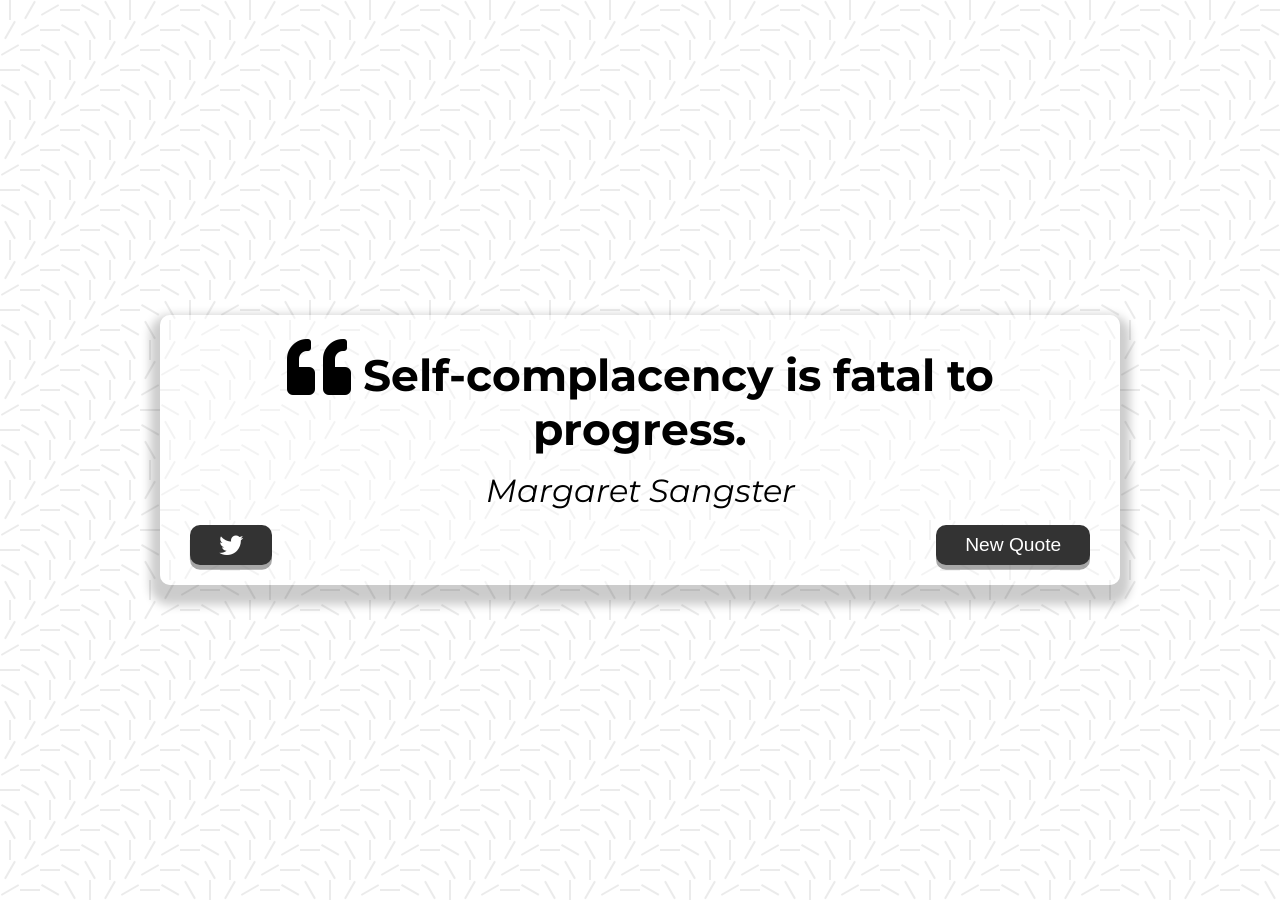
<file: 01. Quote Generator/index.html>
<!DOCTYPE html>
<html lang="en">
<head>
    <meta charset="UTF-8">
    <meta name="viewport" content="width=device-width, initial-scale=1.0">
    <title>Quote Generator</title>
    <link rel="icon" type="image/png" href="favicon.png">
    <link rel="preload" href="https://cdnjs.cloudflare.com/ajax/libs/font-awesome/5.10.2/css/all.min.css" as="style" onload="this.rel='stylesheet'">
    <noscript><link rel="stylesheet" href="https://cdnjs.cloudflare.com/ajax/libs/font-awesome/5.10.2/css/all.min.css"></noscript>
    <link rel="stylesheet" href="style.css">
</head>
<body>
    <div class="quote-container" id="quote-container">
        <!-- Quote -->
        <div class="quote-text">
            <i class="fas fa-quote-left"></i> <!-- Font Awesome Quote Left -->
            <span id="quote">The only way to do great work is to love what you do.</span>
        </div>
        <!-- Author -->
        <div class="quote-author">
            <span id="author">Steve Jobs</span>
        </div>
        <!-- Buttons -->
        <div class="button-container">
            <button class="twitter-button" id="twitter" title="Tweet This!">
                <i class="fab fa-twitter"></i>
            </button>
            <button id="new-quote">New Quote</button>
        </div>

    </div>
    <!-- Loader -->
    <div class="loader" id="loader">
        <!-- Your loading indicator goes here -->

    </div>

    <!-- Script -->
    <script type="module" src="script.js"></script>
</body>
</html>
</file>
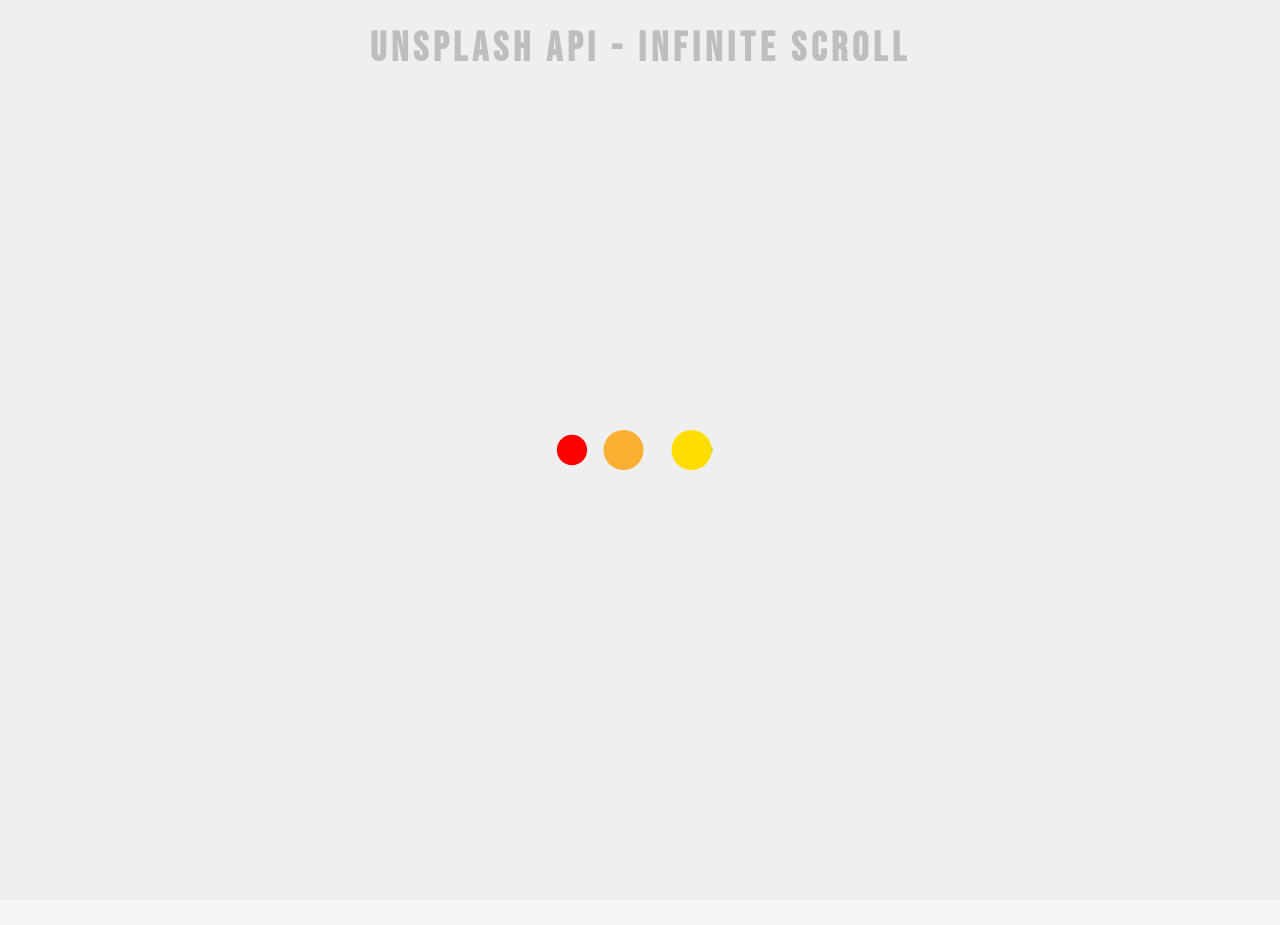
<file: 02. Infinity Scroll/index.html>
<!DOCTYPE html>
<html lang="en">
<head>
    <meta charset="UTF-8">
    <meta name="viewport" content="width=device-width, initial-scale=1.0">
    <title>Infinite Scroll</title>
    <link rel="icon" type="image/png" href="favicon.png">
    <link rel="stylesheet" href="https://cdnjs.cloudflare.com/ajax/libs/font-awesome/5.10.2/css/all.min.css"/>
    <link rel="stylesheet" href="style.css">
</head>
<body>
    <!-- Title -->
    <h1>Unsplash API - Infinite Scroll</h1>
    <!-- Loader -->
    <div class="loader" id="loader">
        <img src="loader.svg" alt="Loading">
    </div>
    <!-- Image Container -->
    <div class="image-container" id="image-container"></div>
    <!-- Script -->
    <script src="script.js"></script>
</body>
</html>
</file>
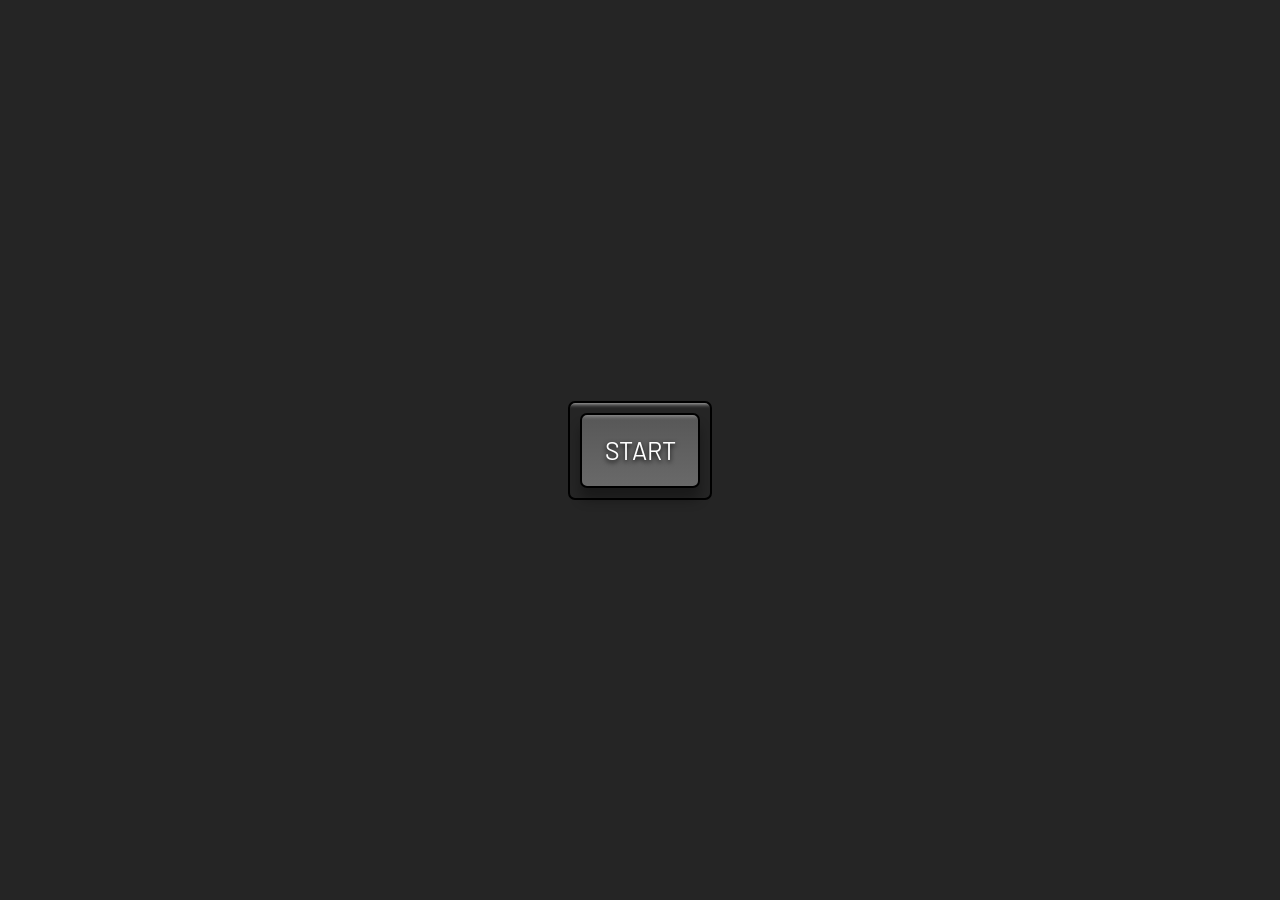
<file: 03. Picture in Picture/index.html>
<!DOCTYPE html>
<html lang="en">
<head>
    <meta charset="UTF-8">
    <meta name="viewport" content="width=device-width, initial-scale=1.0">
    <title>Picture in Picture</title>
    <link rel="icon" type="image/png" href="favicon.png">
    <link rel="stylesheet" href="https://cdnjs.cloudflare.com/ajax/libs/font-awesome/5.10.2/css/all.min.css"/>
    <link rel="stylesheet" href="style.css">
</head>
<body>
    <!-- Video -->
     <video src="" id="video" controls height="360px" width="640px" hidden></video>
     <!-- Button -->
     <div class="button-container">
        <button id="pip-btn">START</button>
     </div>
    <!-- Script -->
    <script src="script.js"></script>
</body>
</html>
</file>
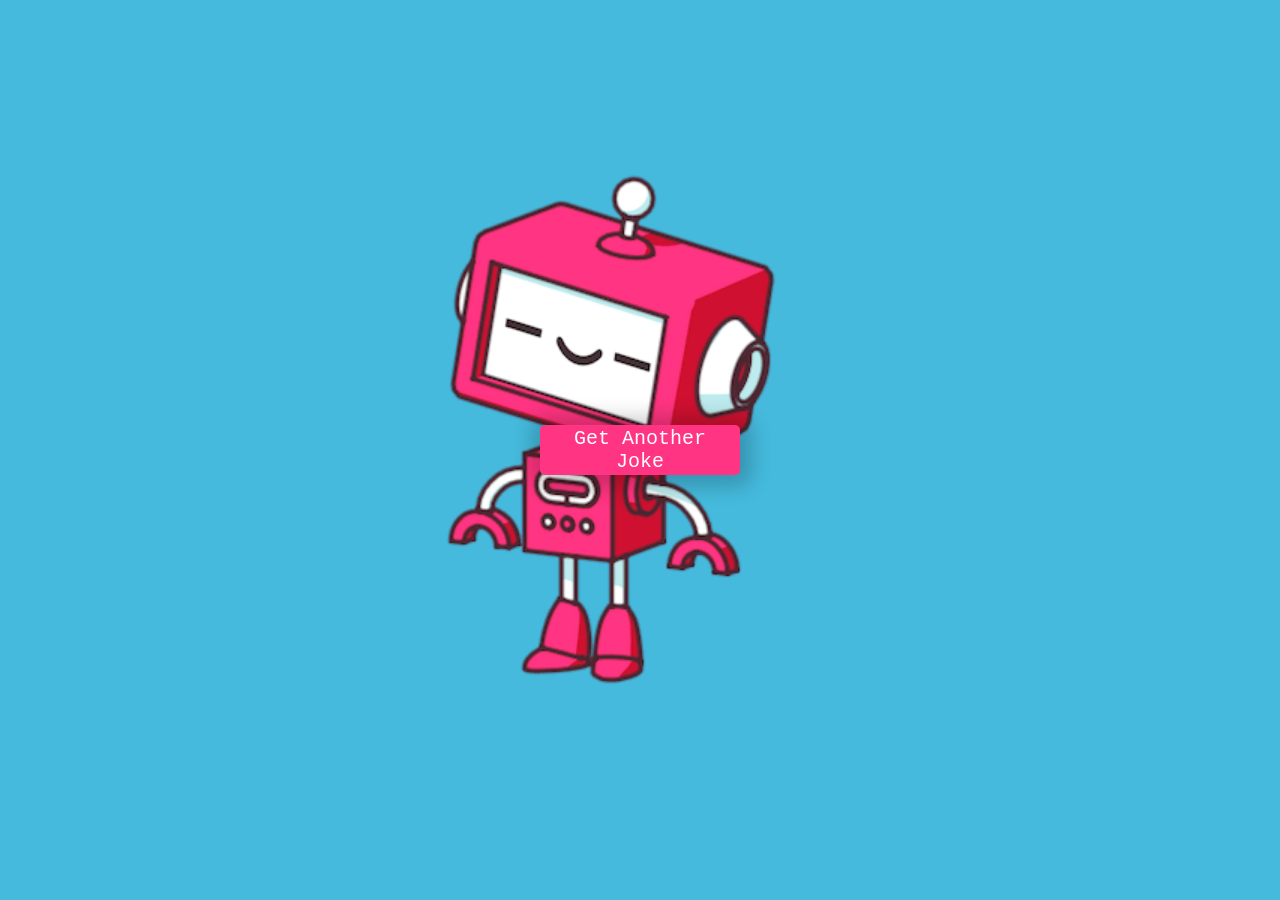
<file: 04. Joke Teller/index.html>
<!DOCTYPE html>
<html lang="en">
<head>
    <meta charset="UTF-8">
    <meta name="viewport" content="width=device-width, initial-scale=1.0">
    <title>Joke Teller</title>
    <link rel="icon" type="image/png" href="favicon.png">
    <link rel="stylesheet" href="https://cdnjs.cloudflare.com/ajax/libs/font-awesome/5.10.2/css/all.min.css"/>
    <link rel="stylesheet" href="style.css">
</head>
<body>
    <!-- Joke Container -->
    <div class="container">
        <!-- <h3>Don't Laugh Challenge</h3>
        <div id="joke">What did the scarecrow say when he was asked if he could scare people?</div> -->
        <button id="jokeBtn">Get Another Joke</button>
        <audio id="audio" controls hidden></audio>
    </div>
    <!-- Script -->
     <script src="voice.js"></script>
    <script src="script.js"></script>
</body>
</html>
</file>
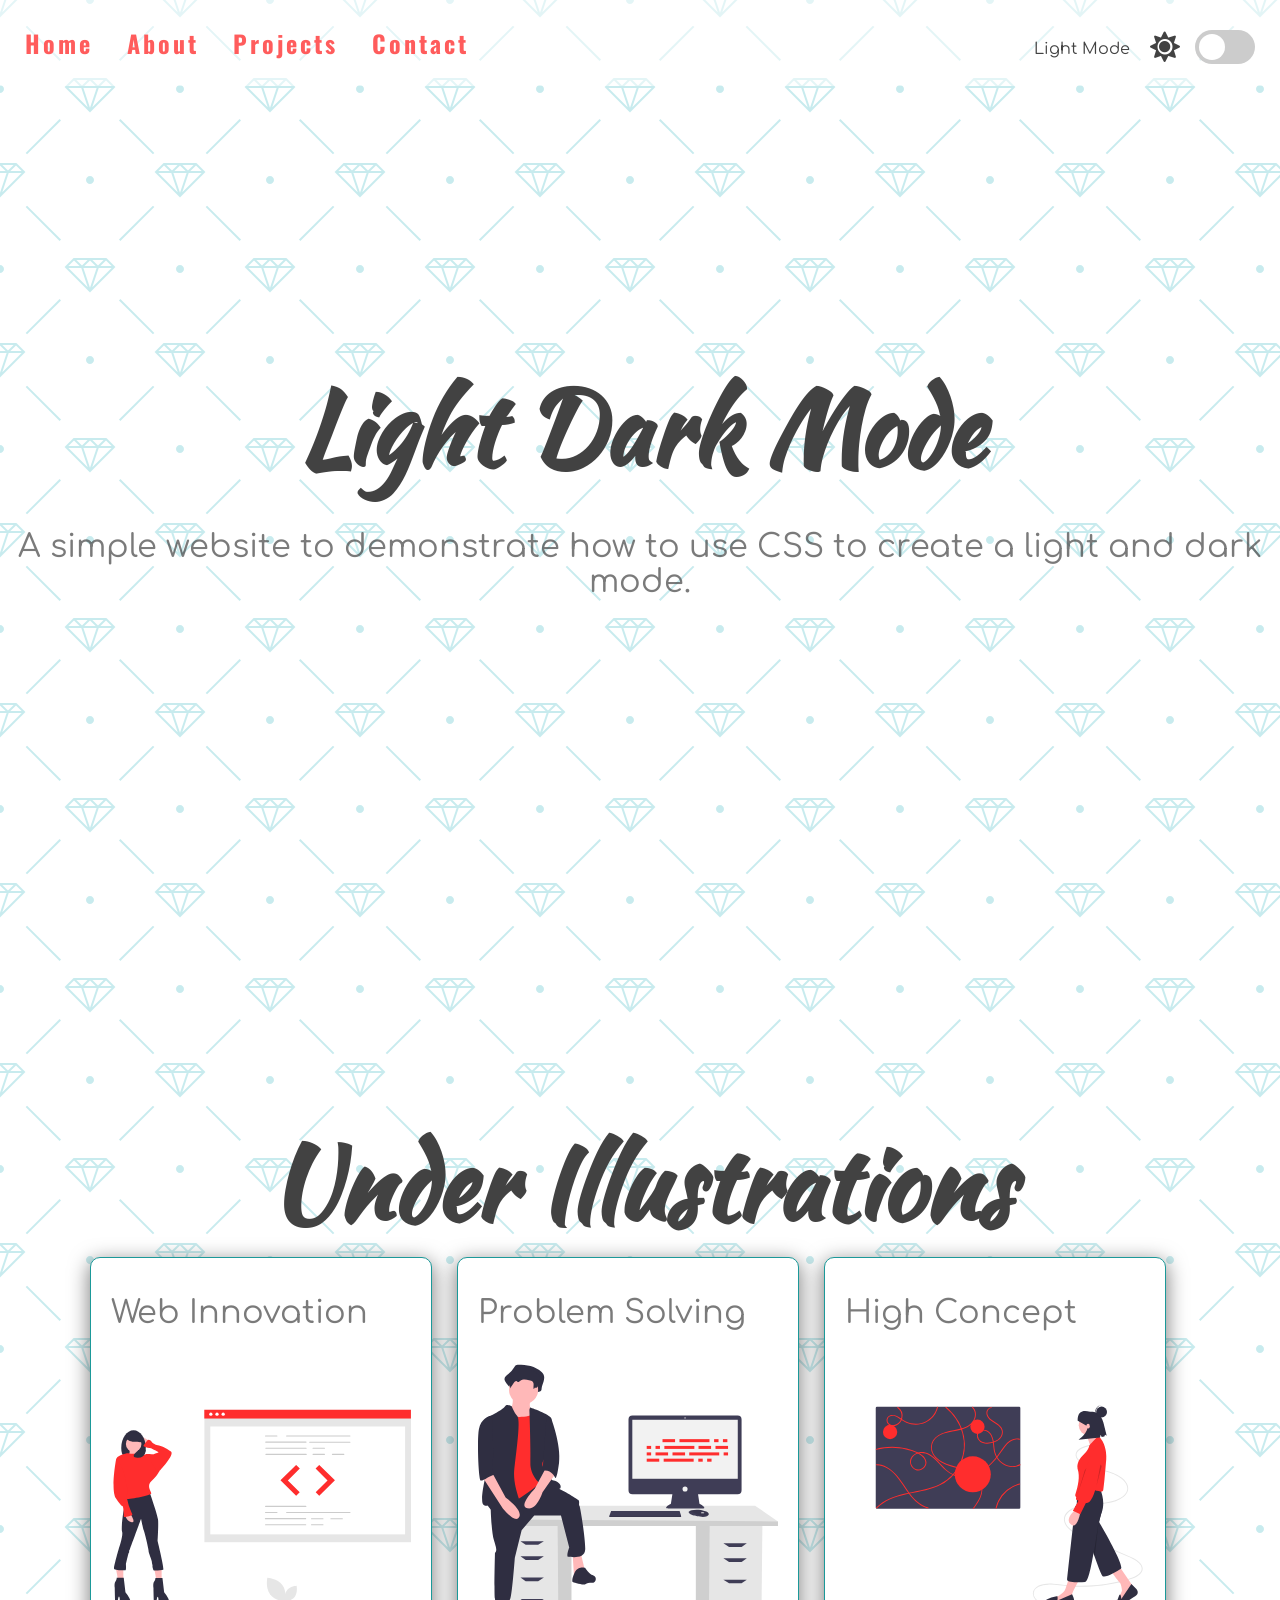
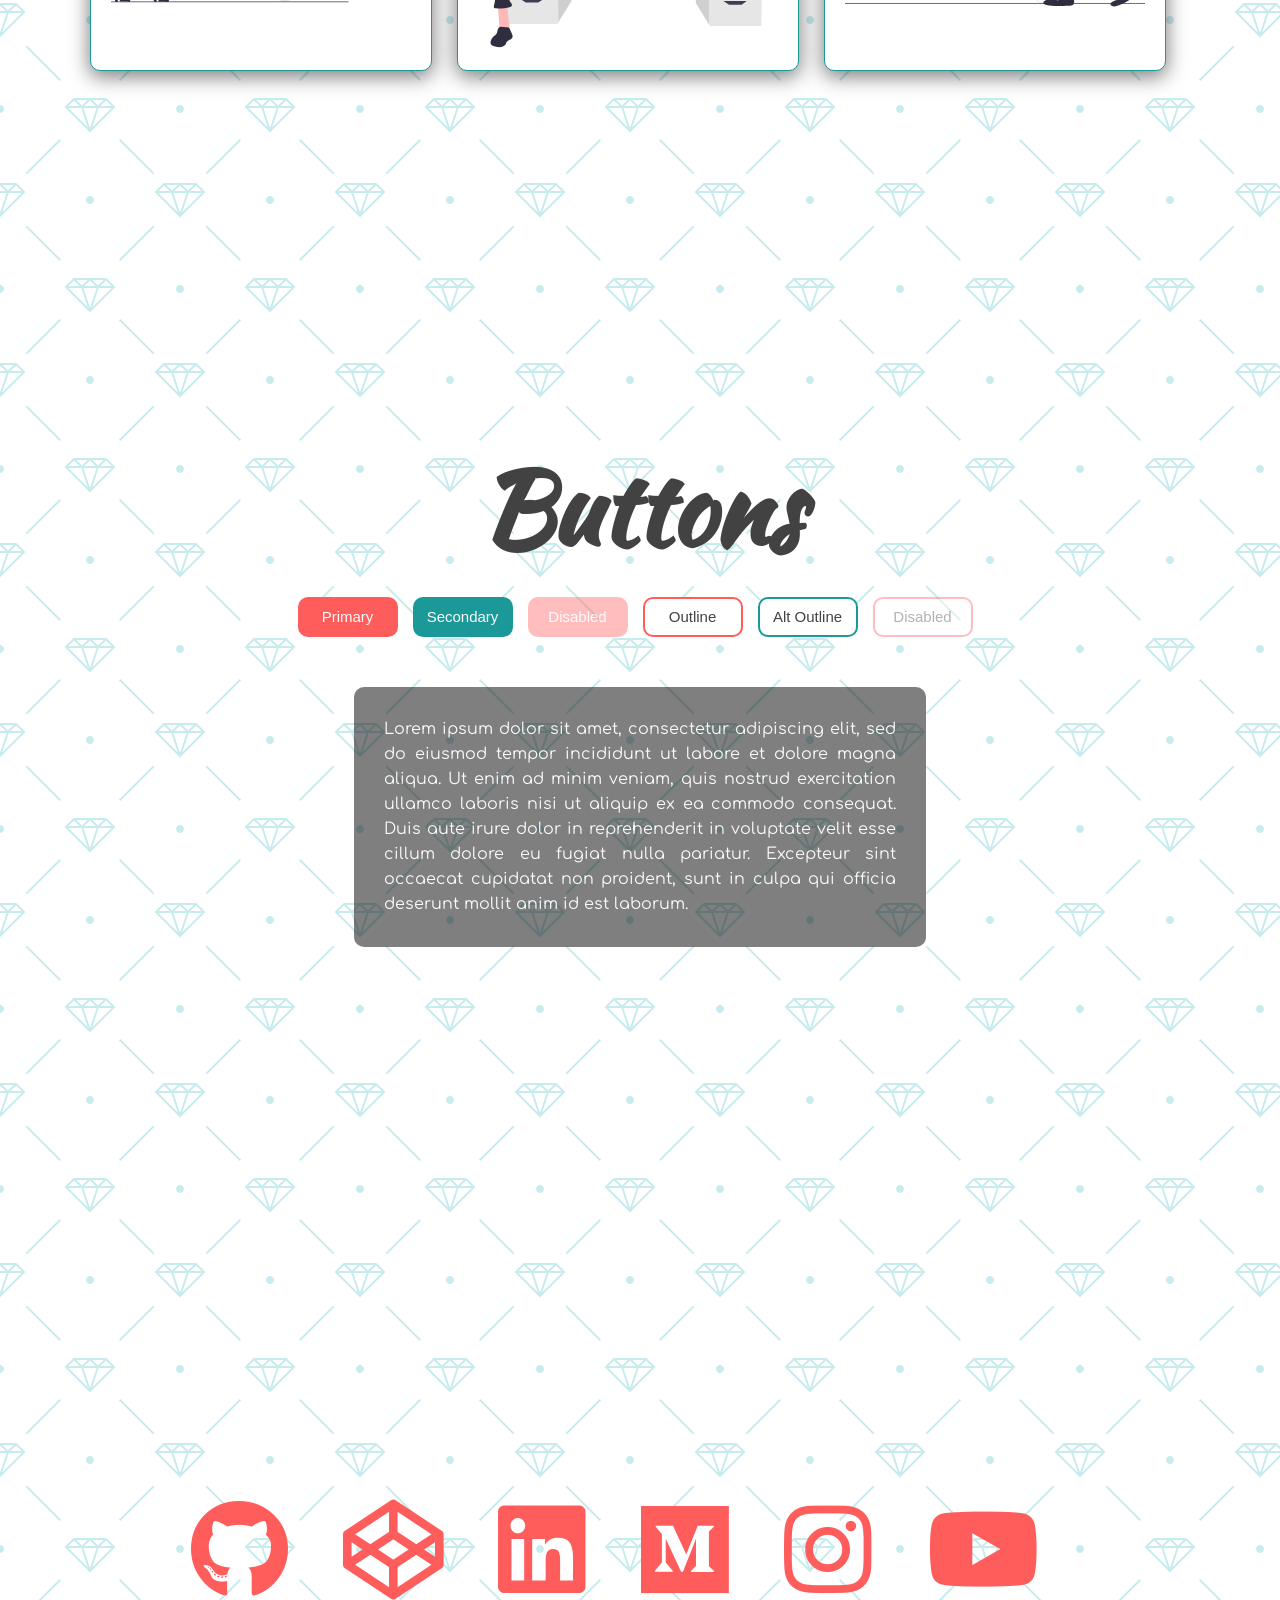
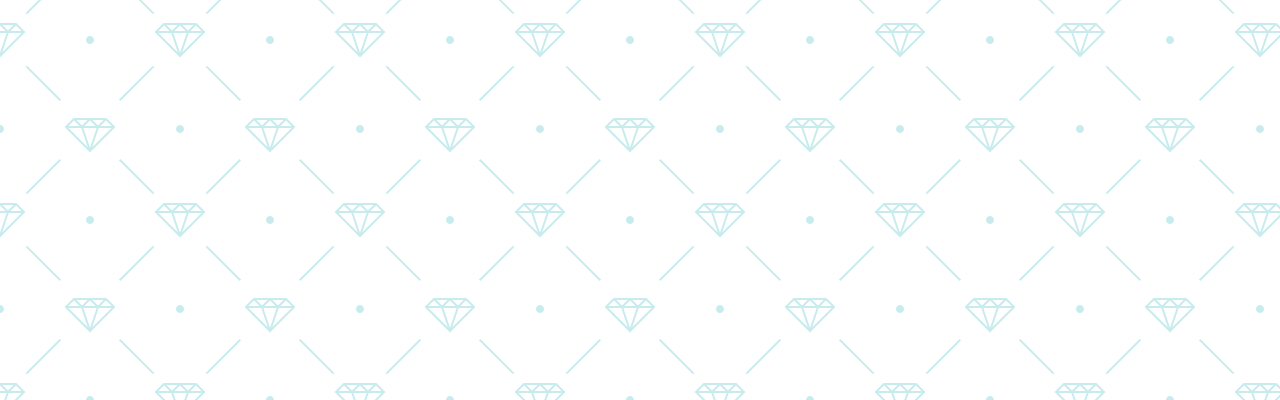
<file: 05. Light and Dark Mode/index.html>
<!DOCTYPE html>
<html lang="en">
<head>
    <meta charset="UTF-8">
    <meta name="viewport" content="width=device-width, initial-scale=1.0">
    <title>Light Dark Mode</title>
    <link rel="icon" type="image/png" href="favicon.png">
    <link rel="stylesheet" href="https://cdnjs.cloudflare.com/ajax/libs/font-awesome/5.10.2/css/all.min.css"/>
    <link rel="stylesheet" href="style.css">
</head>
    <!-- Dark Mode Switch -->
     <div class="theme-switch-wrapper">
        <span id="toggle-icon" >
            <span class="toggle-text">Light Mode</span> 
            <i class="fas fa-sun"></i>
        </span>
        <label class="theme-switch">   
            <input type="checkbox">
            <div class="slider round"></div>
        </label>
     </div>
    <!-- Navigation -->
    <nav class="nav" id="nav">
        <a href="#home">Home</a>
        <a href="#about">About</a>
        <a href="#projects">Projects</a>
        <a href="#contact">Contact</a>
    </nav>
    <!-- Home Section -->
     <section class="home" id="home">
        <div class="title-group">
            <h1>Light Dark Mode</h1>
            <h2>A simple website to demonstrate how to use CSS to create a light and dark mode.</h2>
        </div>
     </section>
     <!-- About Section -->
    <section class="about" id="about">
        <h1>Under Illustrations</h1>
        <div class="about-container">
            <div class="image-container">
                <h2>Web Innovation</h2>
                <img src="img/undraw_proud_coder_light.svg" id="image1" alt="Proud Coder"/>
            </div>
            <div class="image-container">
                <h2>Problem Solving</h2>
                <img src="img/undraw_feeling_proud_light.svg" id="image2" alt="Feeling Proud"/>
            </div>
            <div class="image-container">
                <h2>High Concept</h2>
                <img src="img/undraw_conceptual_idea_light.svg" id="image3" alt="Idea"/>
            </div>
        </div>
    </section>
    <!-- Projects Section -->
     <section class="projects" id="projects">
        <h1>Buttons</h1>
        <div class="buttons">
            <button class="primary">Primary</button>
            <button class="secondary">Secondary</button>
            <button class="primary" disabled>Disabled</button>
            <button class="outline">Outline</button>
            <button class="secondary outline">Alt Outline</button>
            <button class="outline" disabled>Disabled</button>
        </div>
        <div class="text-box" id="text-box">
            <p>Lorem ipsum dolor sit amet, consectetur adipiscing elit, sed do eiusmod tempor incididunt ut labore et dolore magna aliqua. Ut enim ad minim veniam, quis nostrud exercitation ullamco laboris nisi ut aliquip ex ea commodo consequat. Duis aute irure dolor in reprehenderit in voluptate velit esse cillum dolore eu fugiat nulla pariatur. Excepteur sint occaecat cupidatat non proident, sunt in culpa qui officia deserunt mollit anim id est laborum.</p>
        </div>
     </section>
     <!-- Contact Section -->
      <section class="contact" id="contact">
        <div class="social-icons">
            <i class="fab fa-github"></i>
            <i class="fab fa-codepen"></i>
            <i class="fab fa-linkedin"></i>
            <i class="fab fa-medium"></i>
            <i class="fab fa-instagram"></i>
            <i class="fab fa-youtube"></i>
        </div>
      </section>
    <!-- Script -->
    <script src="script.js"></script>
</body>
</html>
</file>
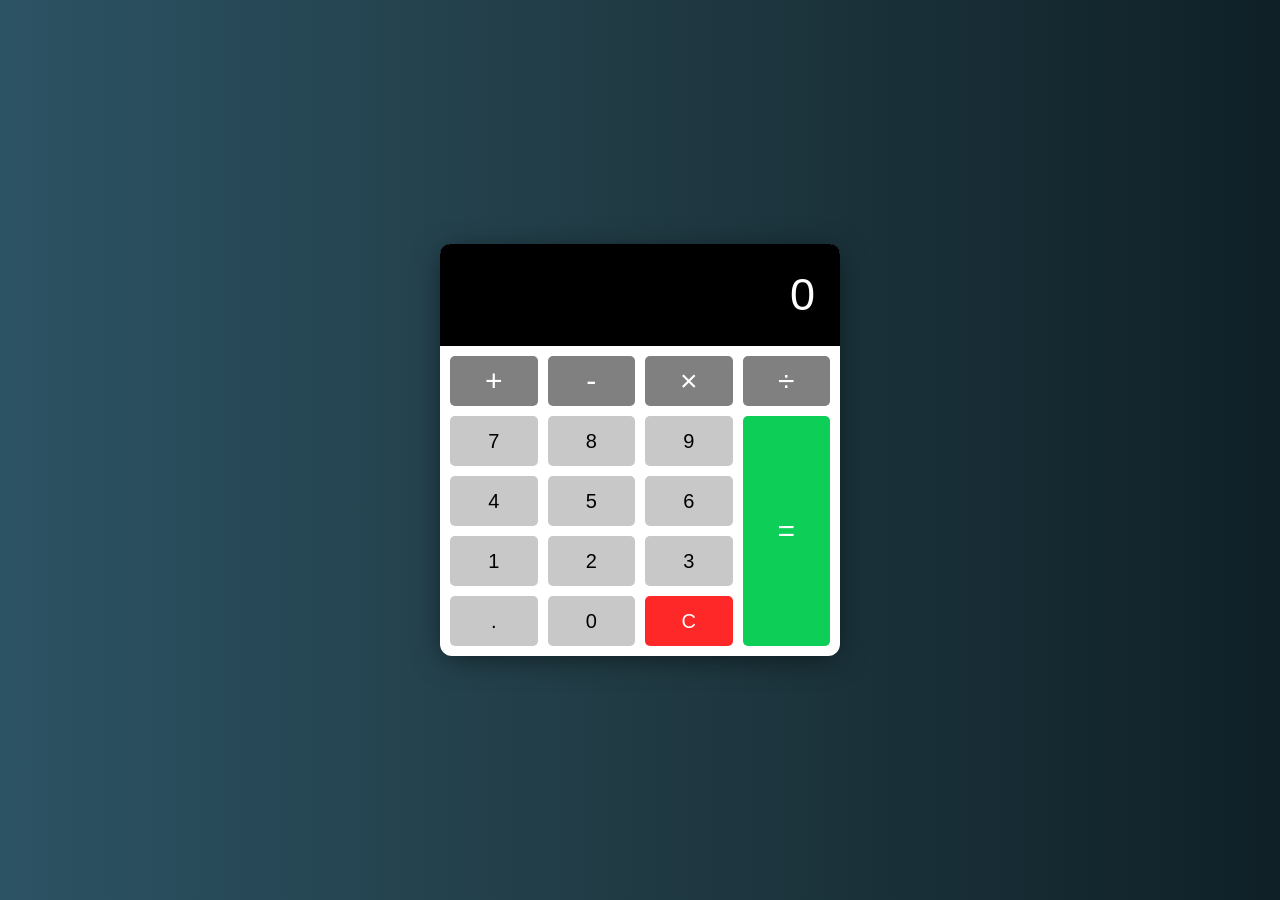
<file: Final Projects/calculator/index.html>
<!DOCTYPE html>
<html lang="en">
<head>
    <meta charset="UTF-8">
    <meta name="viewport" content="width=device-width, initial-scale=1.0">
    <title>Calculator</title>
    <link rel="icon" type="image/png" href="favicon.png">
    <link rel="stylesheet" href="style.css">
</head>
<body>
    <!-- Calculator -->
    <div class="calculator">
        <!-- Display -->
        <div class="calculator-display">
            <h1>0</h1>
        </div>
        <!-- Buttons -->
        <div class="calculator-buttons">
            <button class="operator" value="+">+</button>
            <button class="operator" value="-">-</button>
            <button class="operator" value="*">×</button>
            <button class="operator" value="/">÷</button>
            <button value="7">7</button>
            <button value="8">8</button>
            <button value="9">9</button>
            <button value="4">4</button>
            <button value="5">5</button>
            <button value="6">6</button>
            <button value="1">1</button>
            <button value="2">2</button>
            <button value="3">3</button>
            <button class="decimal" value=".">.</button>
            <button value="0">0</button>
            <button class="clear" id="clear-btn">C</button>
            <button class="equal-sign operator" value="=">=</button>
        </div>
    </div>
    <!-- Script -->
    <script src="script.js"></script>
</body>
</html>
</file>
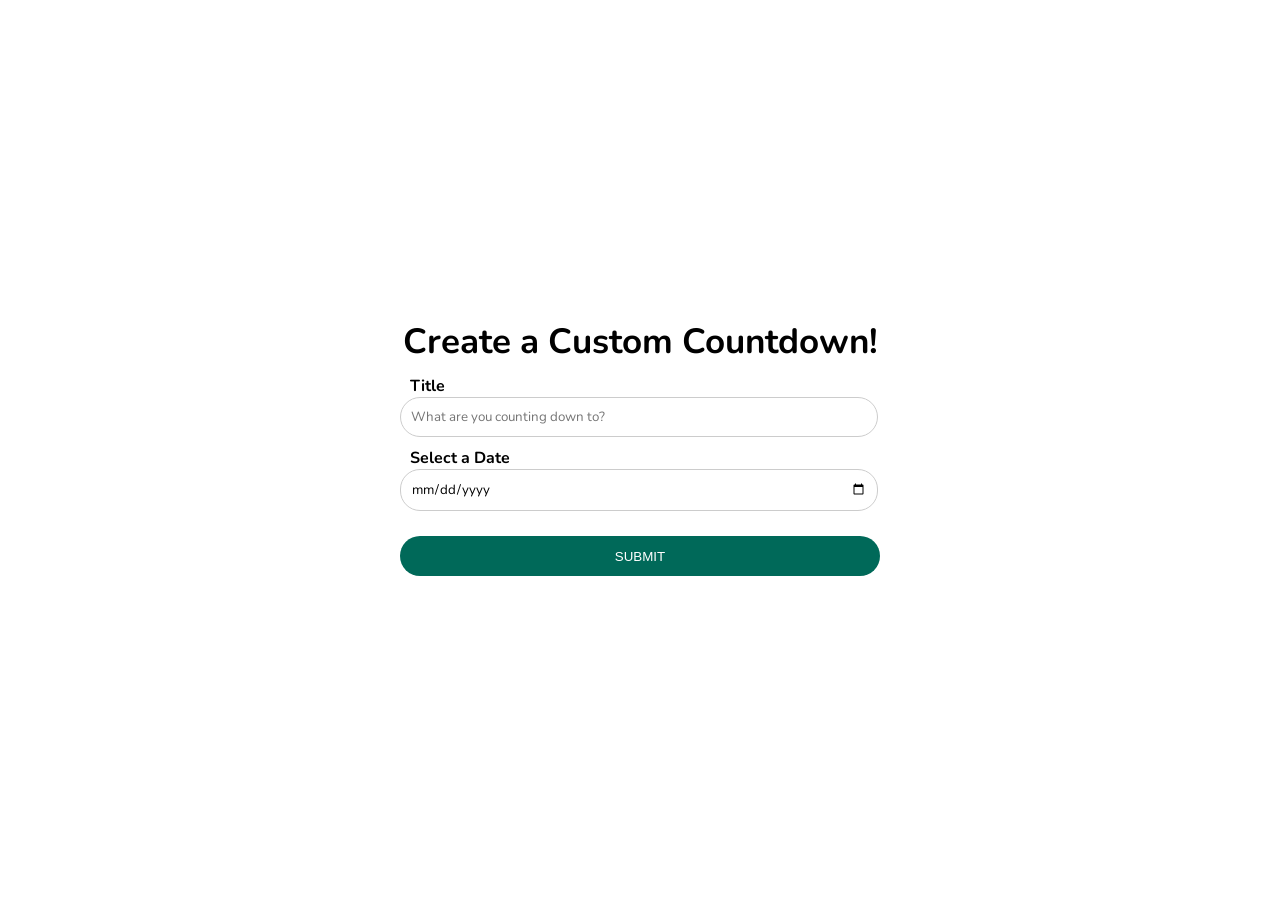
<file: Final Projects/custom-countdown/index.html>
<!DOCTYPE html>
<html lang="en">
<head>
    <meta charset="UTF-8">
    <meta name="viewport" content="width=device-width, initial-scale=1.0">
    <title>Custom Countdown</title>
    <link rel="icon" type="image/png" href="favicon.png">
    <link rel="stylesheet" href="style.css">
</head>
<body>
    <!-- Video Background -->
    <video class="video-background" id="video-background" loop muted autoplay>
        <source src="time.mp4"></source>
    </video>
    <div class="video-overlay"></div>
    <!-- Container -->
    <div class="container">
        <!-- Input -->
        <div class="input-container" id="input-container">
            <h1>Create a Custom Countdown!</h1>       
            <form class="form" id="countdownForm">
                <label for="title">Title</label>
                <input type="text" id="title" placeholder="What are you counting down to?">
                <label for="date-picker">Select a Date</label>
                <input type="date" id="date-picker">
                <button type="submit">Submit</button>
            </form>
        </div>
        <!-- Countdown -->
        <div class="countdown" id="countdown" hidden>
            <h1 id="countdown-title"></h1>
            <ul>
                <li><span></span>Days</li>
                <li><span></span>Hours</li>
                <li><span></span>Minutes</li>
                <li><span></span>Seconds</li>
            </ul>
            <button id="countdown-button">RESET</button>
        </div>
        <!-- Complete -->
        <div class="complete" id="complete" hidden>
            <h1 class="complete-title">Countdown Complete!</h1>
            <h1 id="complete-info"></h1>
            <button id="complete-button">NEW COUNTDOWN</button>
        </div>
    </div>
    <!-- Script -->
    <script src="script.js"></script>
</body>
</html>
</file>
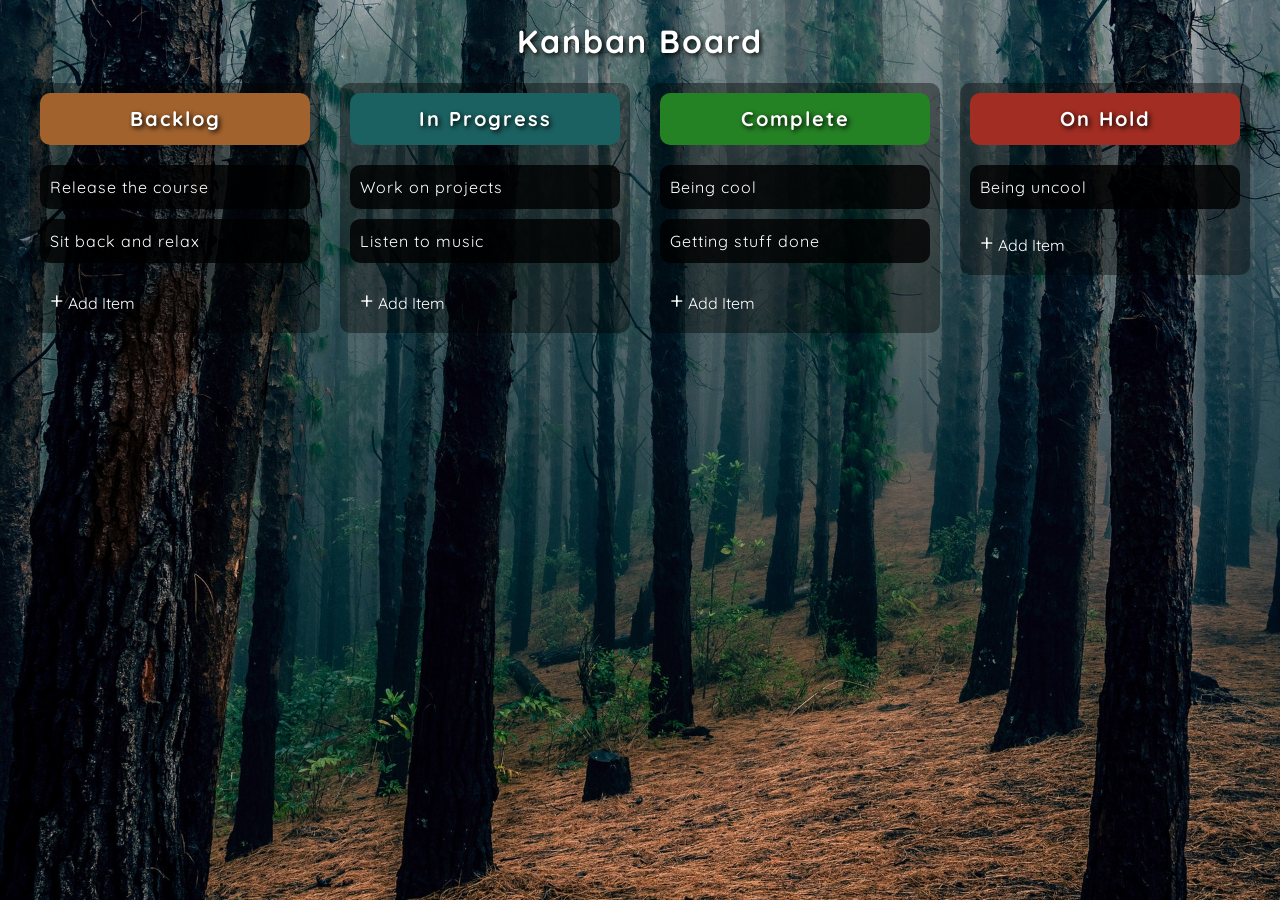
<file: Final Projects/drag-and-drop/index.html>
<!DOCTYPE html>
<html lang="en">
<head>
    <meta charset="UTF-8">
    <meta name="viewport" content="width=device-width, initial-scale=1.0">
    <title>Drag and Drop</title>
    <link rel="icon" type="image/png" href="favicon.png">
    <link rel="stylesheet" href="style.css">
</head>
<body>
    <h1 class="main-title">Kanban Board</h1>
    <div class="drag-container">
        <ul class="drag-list">
            <!-- Backlog Column -->
            <li class="drag-column backlog-column">
                <span class="header">
                    <h1>Backlog</h1>
                </span>
                <!-- Backlog Content -->
                <div id="backlog-content" class="custom-scroll">
                    <ul class="drag-item-list" id="backlog-list" ondrop="drop(event)" ondragover="allowDrop(event)" ondragenter="dragEnter(0)"></ul>
                </div>
                <!-- Add Button Group -->
                <div class="add-btn-group">
                    <div class="add-btn" onclick="showInputBox(0)">
                        <span class="plus-sign">+</span>
                        <span>Add Item</span>
                    </div>
                    <div class="add-btn solid" onclick="hideInputBox(0)">
                        <span>Save Item</span>
                    </div>
                </div>
                <div class="add-container">
                    <div class="add-item" contenteditable="true"></div>
                </div>
            </li>
            <!-- Progress Column -->
            <li class="drag-column progress-column">
                <span class="header">
                    <h1>In Progress</h1>
                </span>
                <!-- Progress Content -->
                <div id="progress-content" class="custom-scroll">
                    <ul class="drag-item-list" id="progress-list" ondrop="drop(event)" ondragover="allowDrop(event)" ondragenter="dragEnter(1)"></ul>
                </div>
                <!-- Add Button Group -->
                <div class="add-btn-group">
                    <div class="add-btn" onclick="showInputBox(1)">
                        <span class="plus-sign">+</span>
                        <span>Add Item</span>
                    </div>
                    <div class="add-btn solid" onclick="hideInputBox(1)">
                        <span>Save Item</span>
                    </div>
                </div>
                <div class="add-container">
                    <div class="add-item" contenteditable="true"></div>
                </div>
            </li>
            <!-- Complete Column -->
            <li class="drag-column complete-column">
                <span class="header">
                    <h1>Complete</h1>
                </span>
                <!-- Complete Content -->
                <div id="complete-content" class="custom-scroll">
                    <ul class="drag-item-list" id="complete-list" ondrop="drop(event)" ondragover="allowDrop(event)" ondragenter="dragEnter(2)"></ul>
                </div>
                <!-- Add Button Group -->
                <div class="add-btn-group">
                    <div class="add-btn" onclick="showInputBox(2)">
                        <span class="plus-sign">+</span>
                        <span>Add Item</span>
                    </div>
                    <div class="add-btn solid" onclick="hideInputBox(2)">
                        <span>Save Item</span>
                    </div>
                </div>
                <div class="add-container">
                    <div class="add-item" contenteditable="true"></div>
                </div>
            </li>
            <!-- On Hold Column -->
            <li class="drag-column on-hold-column">
                <span class="header">
                    <h1>On Hold</h1>
                </span>
                <!-- On Hold Content -->
                <div id="on-hold-content" class="custom-scroll">
                    <ul class="drag-item-list" id="on-hold-list" ondrop="drop(event)" ondragover="allowDrop(event)" ondragenter="dragEnter(3)"></ul>
                </div>
                <!-- Add Button Group -->
                <div class="add-btn-group">
                    <div class="add-btn" onclick="showInputBox(3)">
                        <span class="plus-sign">+</span>
                        <span>Add Item</span>
                    </div>
                    <div class="add-btn solid" onclick="hideInputBox(3)">
                        <span>Save Item</span>
                    </div>
                </div>
                <div class="add-container">
                    <div class="add-item" contenteditable="true"></div>
                </div>
            </li>
        </ul>
    </div>
    <!-- Script -->
    <script src="script.js"></script>
</body>
</html>
</file>
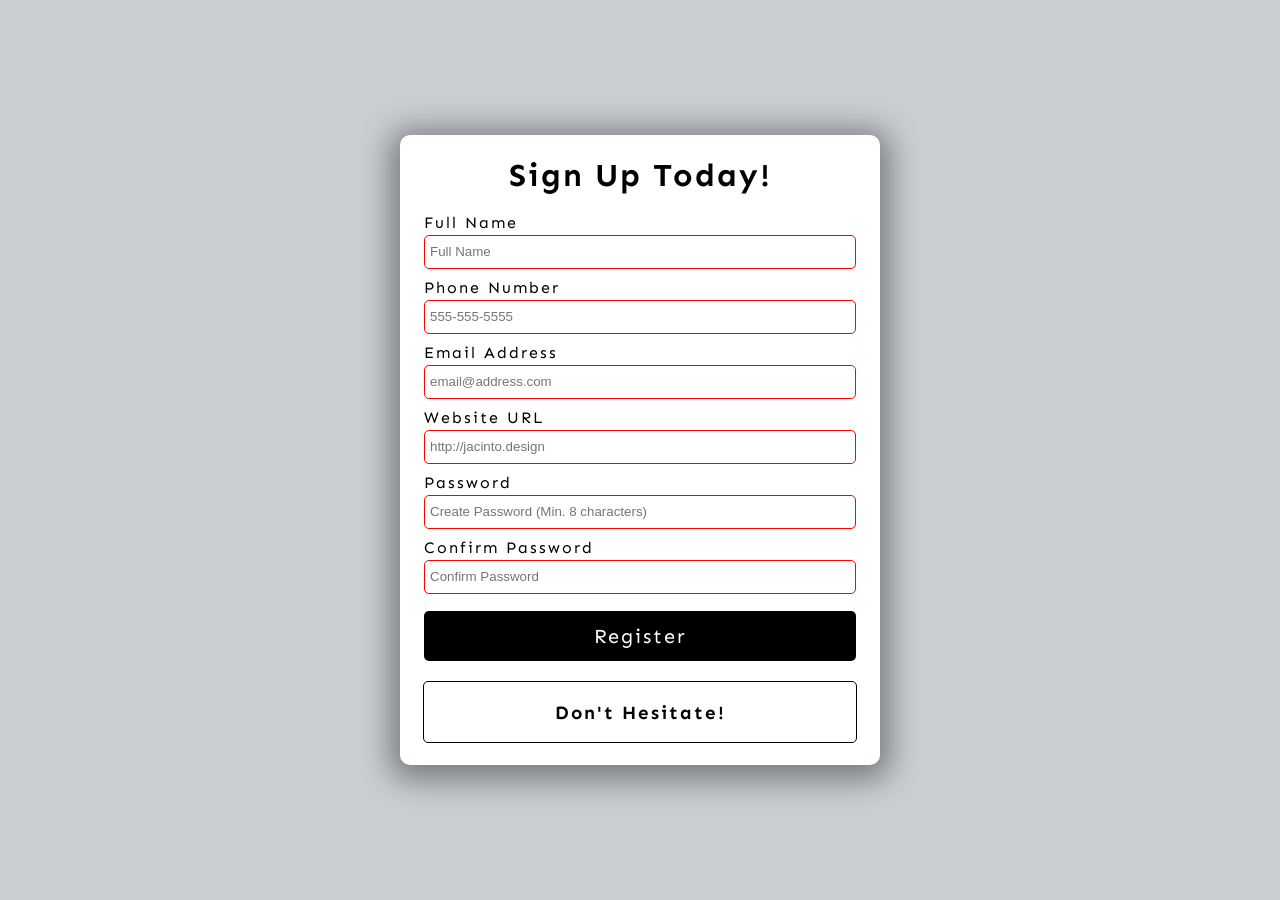
<file: Final Projects/form-validator/index.html>
<!DOCTYPE html>
<html lang="en">
<head>
    <meta charset="UTF-8">
    <meta name="viewport" content="width=device-width, initial-scale=1.0">
    <title>Form Validator</title>
    <link rel="icon" type="image/png" href="favicon.png">
    <link rel="stylesheet" href="style.css">
</head>
<body>
  <div class="container">
    <h1>Sign Up Today!</h1>
    <!-- Form -->
    <form id="form">
      <!-- Full Name -->
      <div class="form-group">
        <label for="name">Full Name</label>
        <input type="text" id="name" name="name" 
               placeholder="Full Name" required minlength="3" maxlength="100">
      </div>
      <!-- Phone Number -->
      <div class="form-group">
        <label for="phone">Phone Number</label>
        <input type="tel" id="phone" name="phone" 
               placeholder="555-555-5555" required pattern="[0-9]{3}-[0-9]{3}-[0-9]{4}">
      </div>
      <!-- Email Address -->
      <div class="form-group">
        <label for="email">Email Address</label>
        <input type="email" id="email" name="email" 
               placeholder="email@address.com" required>
      </div>
      <!-- Website URL -->
      <div class="form-group">
        <label for="website">Website URL</label>
        <input type="url" id="website" name="website" 
               placeholder="http://jacinto.design" required>
      </div>
      <!-- Password -->
      <div class="form-group">
        <label for="password1">Password</label>
        <input type="password" id="password1" placeholder="Create Password (Min. 8 characters)" 
               required pattern="^(?=.*\d)(?=.*[a-z])(?=.*[A-Z])(?=.*[a-zA-Z]).{8,}$"
               title="Please include at least 1 uppercase character, 1 lowercase character, and 1 number.">
      </div>
      <!-- Confirm Password -->
      <div class="form-group">
        <label for="password2">Confirm Password</label>
        <input type="password" id="password2" placeholder="Confirm Password"
               required pattern="^(?=.*\d)(?=.*[a-z])(?=.*[A-Z])(?=.*[a-zA-Z]).{8,}$" name="password">
      </div>
      <button type="submit">Register</button>
    </form>
    <!-- Error/Success Message -->
    <div class="message-container">
      <h3 id="message">Don't Hesitate!</h3>
    </div>
  </div>
  <!-- Script -->
  <script src="script.js"></script>
</body>
</html>
</file>
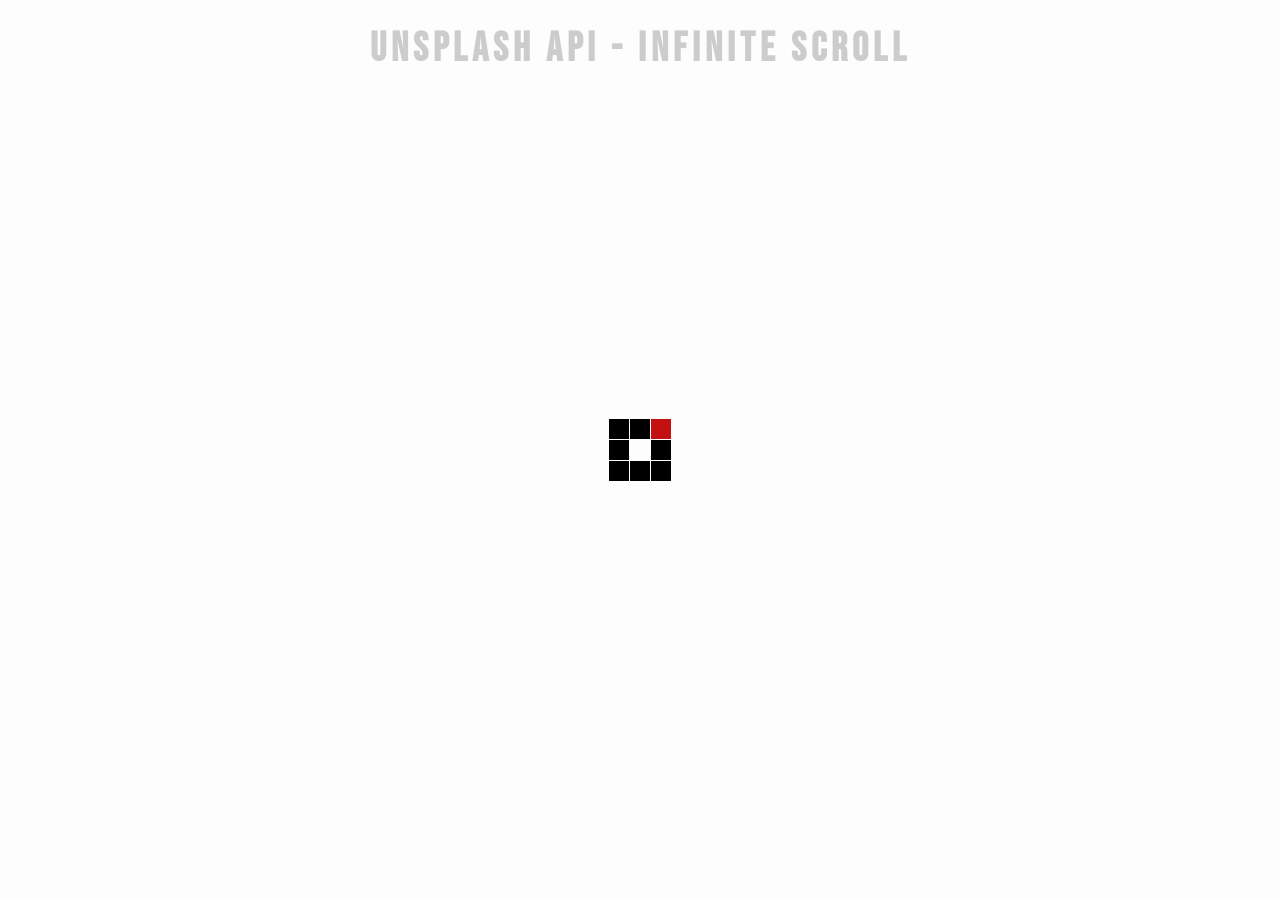
<file: Final Projects/infinity-scroll/index.html>
<!DOCTYPE html>
<html lang="en">
<head>
    <meta charset="UTF-8">
    <meta name="viewport" content="width=device-width, initial-scale=1.0">
    <title>Infinite Scroll</title>
    <link rel="icon" type="image/png" href="favicon.png">
    <link rel="stylesheet" href="style.css">
</head>
<body>
    <!-- Title -->
    <h1>Unsplash API - Infinite Scroll</h1>
    <!-- Loader -->
    <div class="loader" id="loader">
        <img src="loader.svg" alt="Loading">
    </div>
    <!-- Image Container -->
    <div class="image-container" id="image-container"></div>
    <!-- Script -->
    <script src="script.js"></script>
</body>
</html>
</file>
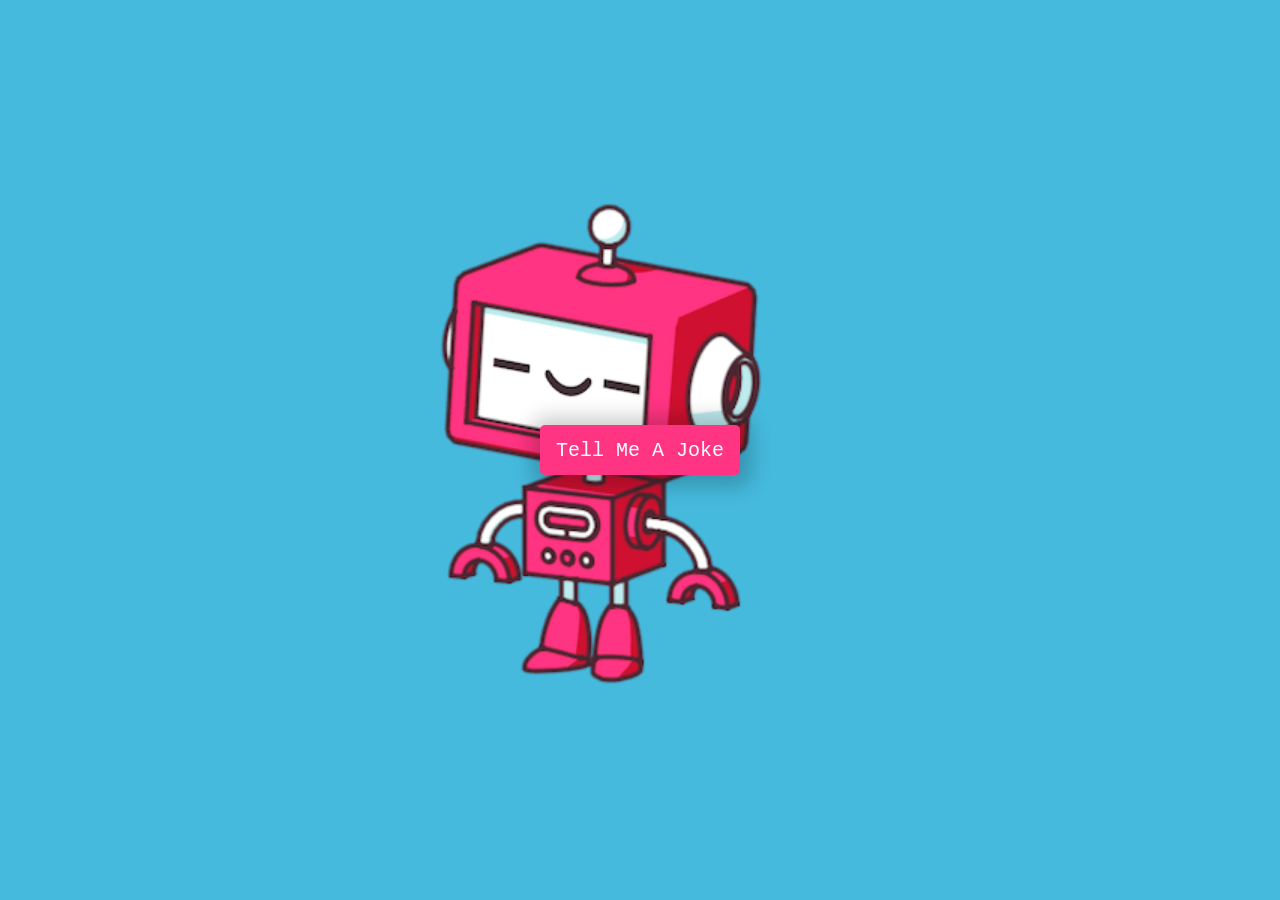
<file: Final Projects/joke-teller/index.html>
<!DOCTYPE html>
<html lang="en">
<head>
    <meta charset="UTF-8">
    <meta name="viewport" content="width=device-width, initial-scale=1.0">
    <title>Joke Teller</title>
    <link rel="icon" type="image/png" href="favicon.png">
    <link rel="stylesheet" href="style.css">
</head>
<body>
    <div class="container">
        <button id="button">Tell Me A Joke</button>    
        <audio id="audio" controls hidden></audio>   
    </div>
    <!-- Script -->
    <script src="voiceRSS.js"></script>
    <script src="script.js"></script>
</body>
</html>
</file>
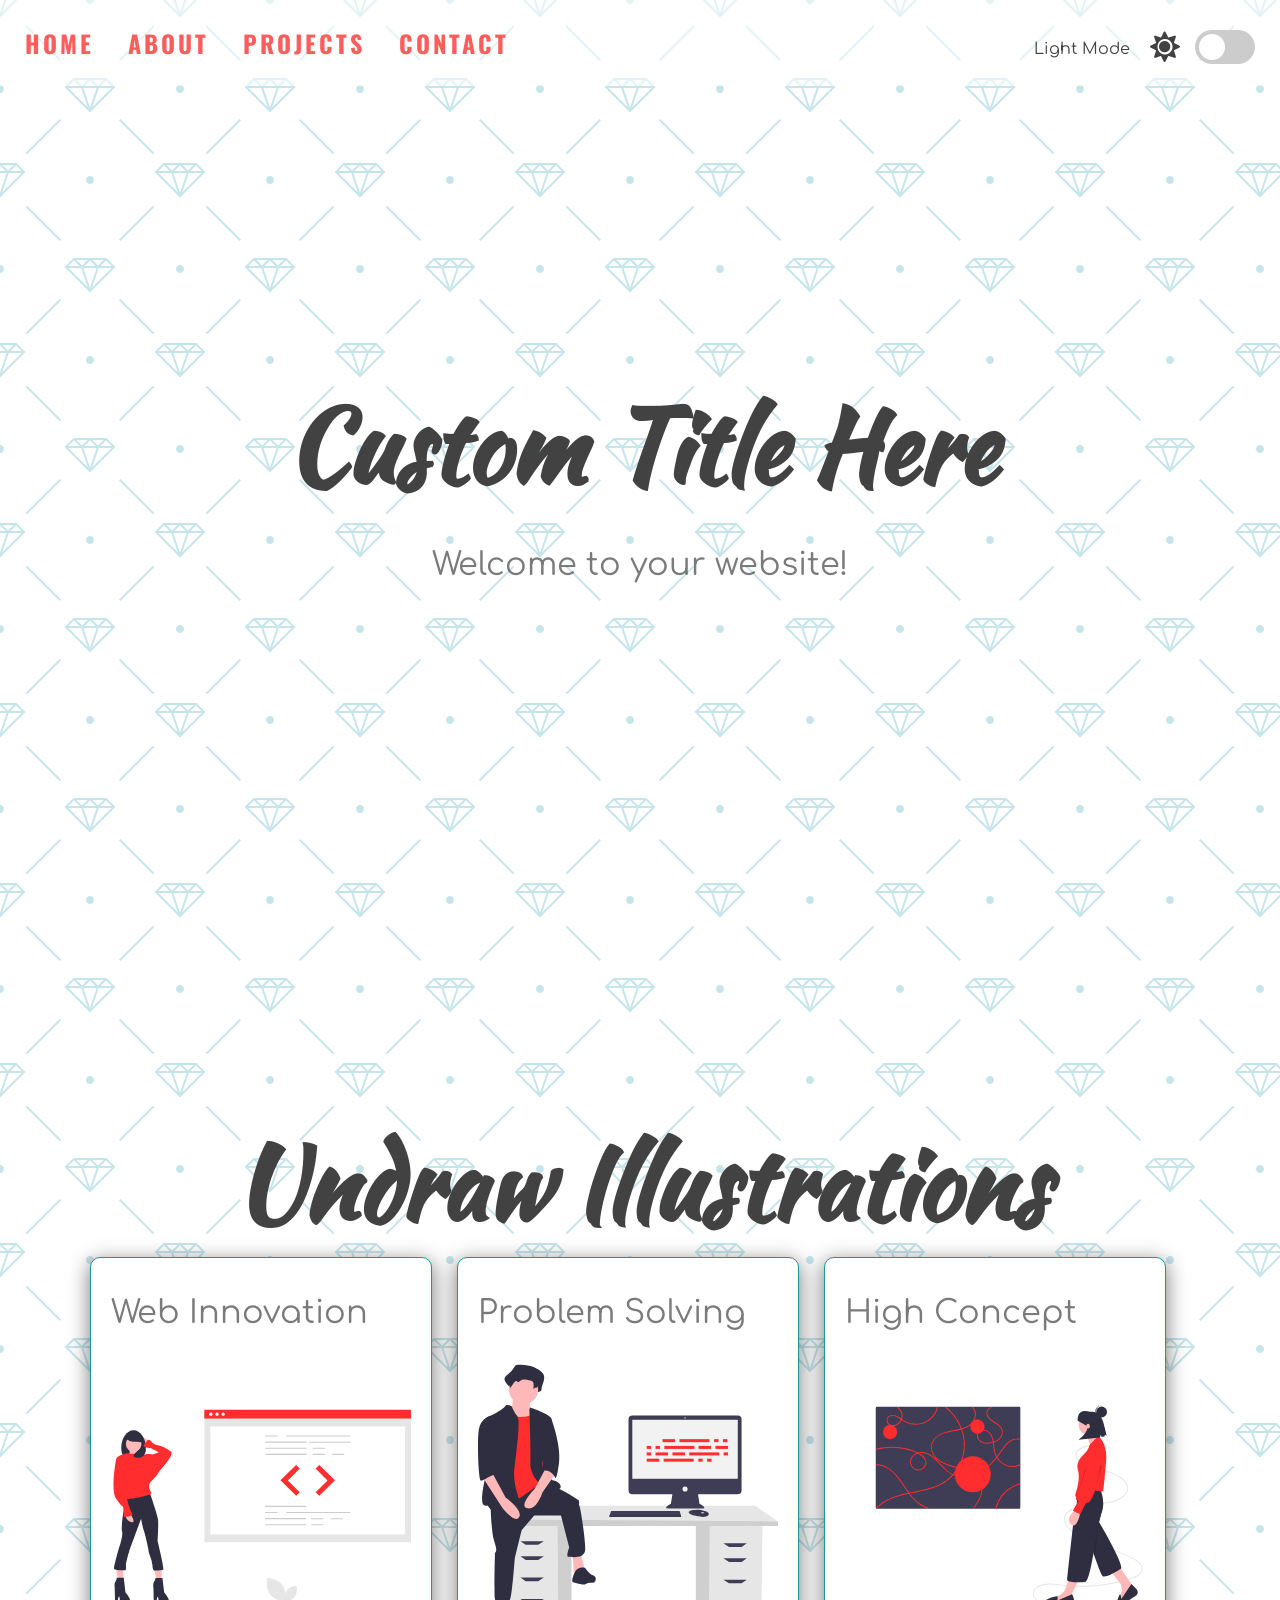
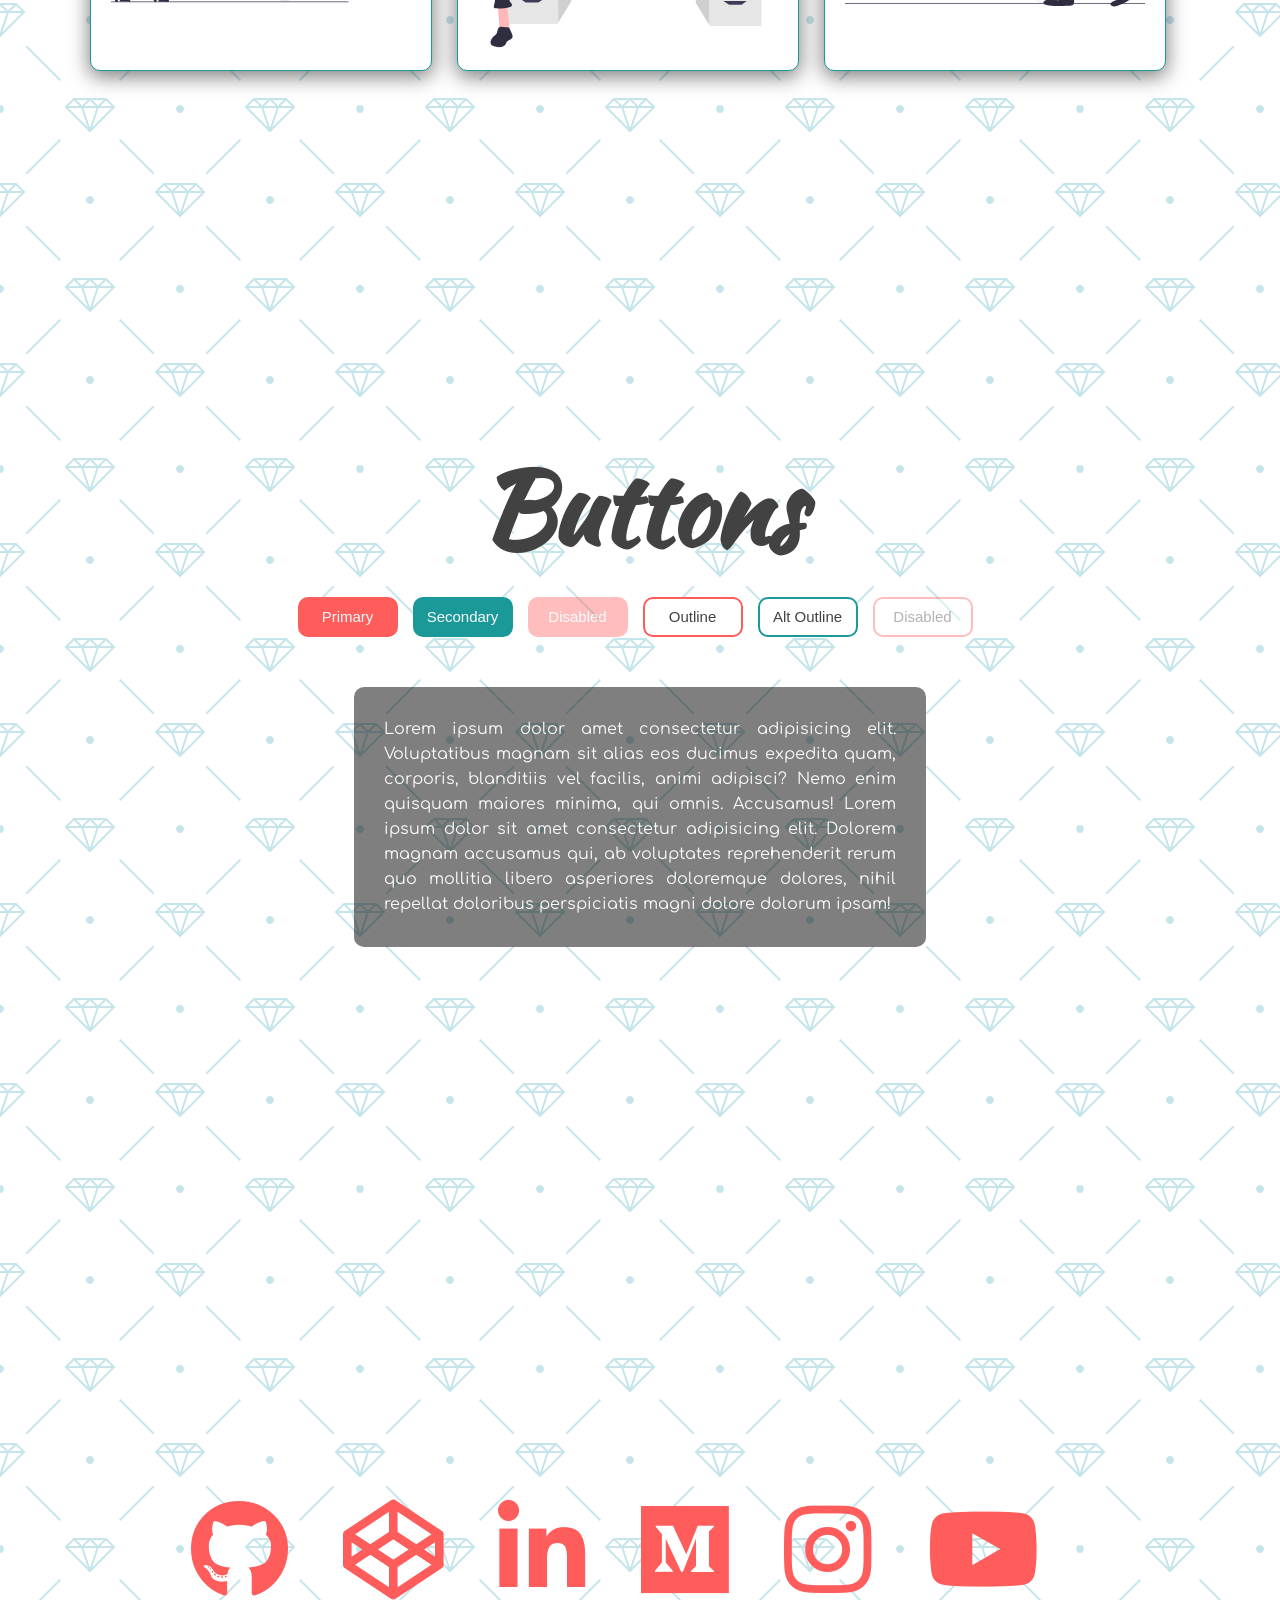
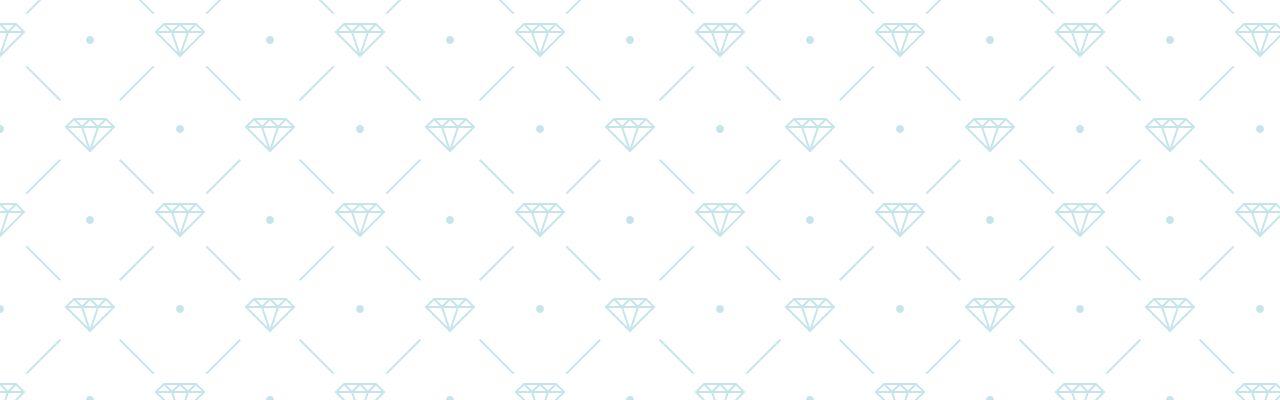
<file: Final Projects/light-dark-mode/index.html>
<!DOCTYPE html>
<html lang="en">
<head>
    <meta charset="UTF-8">
    <meta name="viewport" content="width=device-width, initial-scale=1.0">
    <title>Light/Dark Mode</title>
    <link rel="icon" type="image/png" href="favicon.png">
    <link rel="stylesheet" href="https://cdnjs.cloudflare.com/ajax/libs/font-awesome/5.10.2/css/all.min.css"/>
    <link rel="stylesheet" href="style.css">
</head>
<body>
    <!-- Dark Mode Switch -->
    <div class="theme-switch-wrapper">
        <span id="toggle-icon">
            <span class="toggle-text">Light Mode</span>
            <i class="fas fa-sun"></i>
        </span>
        <label class="theme-switch">
            <input type="checkbox">
            <div class="slider round"></div>
        </label>
   </div>
   <!-- Navigation -->
    <nav id="nav">
        <a href="#home">HOME</a>
        <a href="#about">ABOUT</a>
        <a href="#projects">PROJECTS</a>
        <a href="#contact">CONTACT</a>
    </nav>
    <!-- Home Section -->
    <section id="home">
        <div class="title-group">
            <h1>Custom Title Here</h1>
            <h2>Welcome to your website!</h2>
        </div>
    </section>
    <!-- About Section -->
    <section id="about">
        <h1>Undraw Illustrations</h1>
        <div class="about-container">
            <div class="image-container">
                <h2>Web Innovation</h2>
                <img src="img/undraw_proud_coder_light.svg" alt="Proud Coder" id="image1">
            </div>
            <div class="image-container">
                <h2>Problem Solving</h2>
                <img src="img/undraw_feeling_proud_light.svg" alt="Feeling Proud" id="image2">              
            </div>
            <div class="image-container">
                <h2>High Concept</h2>
                <img src="img/undraw_conceptual_idea_light.svg" alt="Conceptual Idea" id="image3">
            </div>
        </div>
    </section>
    <!-- Projects Section -->
    <section id="projects">
        <h1>Buttons</h1>
        <div class="buttons">
            <button class="primary">Primary</button>
            <button class="secondary">Secondary</button>
            <button class="primary" disabled>Disabled</button>
            <button class="outline">Outline</button>
            <button class="secondary outline">Alt Outline</button>
            <button class="outline" disabled>Disabled</button>
        </div>
        <div class="text-box" id="text-box">
            <p>Lorem ipsum dolor amet consectetur adipisicing elit. Voluptatibus magnam sit alias eos ducimus expedita quam, corporis, blanditiis vel facilis, animi adipisci? Nemo enim quisquam maiores minima, qui omnis. Accusamus! Lorem ipsum dolor sit amet consectetur adipisicing elit. Dolorem magnam accusamus qui, ab voluptates reprehenderit rerum quo mollitia libero asperiores doloremque dolores, nihil repellat doloribus perspiciatis magni dolore dolorum ipsam!</p>
        </div>
    </section>
    <!-- Contact Section -->
    <section id="contact">
        <div class="social-icons">
            <i class="fab fa-github"></i>
            <i class="fab fa-codepen"></i>
            <i class="fab fa-linkedin-in"></i>
            <i class="fab fa-medium"></i>
            <i class="fab fa-instagram"></i>
            <i class="fab fa-youtube"></i>
        </div>
    </section>
    <!-- Script -->
    <script src="script.js"></script>
</body>
</html>
</file>
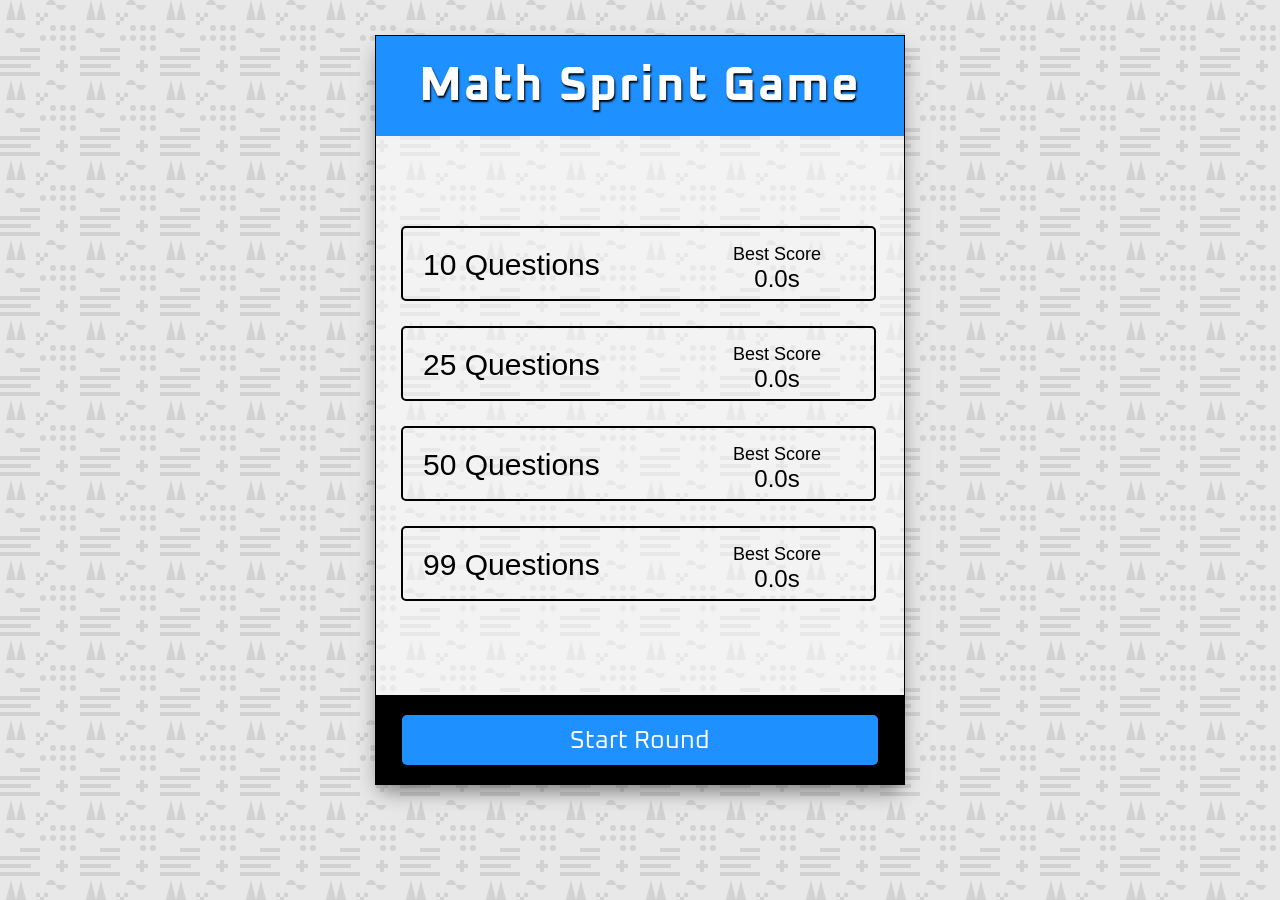
<file: Final Projects/math-sprint-game/index.html>
<!DOCTYPE html>
<html lang="en">
<head>
    <meta charset="UTF-8">
    <meta name="viewport" content="width=device-width, initial-scale=1.0">
    <title>Math Sprint Game</title>
    <link rel="icon" type="image/png" href="favicon.png">
    <link rel="stylesheet" href="style.css">
</head>
<body>
    <div class="game-container">

        <!-- Header -->
        <div class="header">
            <h1>Math Sprint Game</h1>
        </div>

        <!-- Splash Page -->
        <div class="card" id="splash-page">
            <form id="start-form">
                <div class="selection-container">
                    <!-- 10 Questions Radio Input -->
                    <div class="radio-container">
                        <label for="value-10">10 Questions</label>
                        <input type="radio" name="questions" value="10" id="value-10">
                        <span class="best-score">
                            <span>Best Score</span>
                            <span class="best-score-value"></span>
                        </span>
                    </div>
                    <!-- 25 Questions Radio Input -->
                    <div class="radio-container">
                        <label for="value-25">25 Questions</label>
                        <input type="radio" name="questions" value="25" id="value-25">
                        <span class="best-score">
                            <span>Best Score</span>
                            <span class="best-score-value"></span>
                        </span>
                    </div>
                    <!-- 50 Questions Radio Input -->
                    <div class="radio-container">
                        <label for="value-50">50 Questions</label>
                        <input type="radio" name="questions" value="50" id="value-50">
                        <span class="best-score">
                            <span>Best Score</span>
                            <span class="best-score-value"></span>
                        </span>
                    </div>
                    <!-- 99 Questions Radio Input -->
                    <div class="radio-container">
                        <label for="value-99">99 Questions</label>
                        <input type="radio" name="questions" value="99" id="value-99">
                        <span class="best-score">
                            <span>Best Score</span>
                            <span class="best-score-value"></span>
                        </span>
                    </div>
                </div>
                <!-- Start Button -->
                <div class="selection-footer">
                    <button class="start" type="submit">Start Round</button>
                </div>
            </form>
        </div>

        <!-- Countdown Page -->
        <div class="card" id="countdown-page" hidden>
            <h1 class="countdown">3</h1>
        </div>

        <!-- Game Page -->
        <div class="card" id="game-page" hidden>
            <!-- Item Container -->
            <div class="item-container"></div>
            <!-- Right/Wrong Buttons -->
            <div class="item-footer">
                <button class="wrong" onclick="select(false)">Wrong</button>
                <button class="right" onclick="select(true)">Right</button>
            </div>
        </div>        

        <!-- Score Page -->
        <div class="card" id="score-page" hidden>
            <!-- Score Container -->
            <div class="score-container">
                <h1 class="title">Your Time</h1>
                <h1 class="final-time"></h1>
                <h1 class="base-time"></h1>
                <h1 class="penalty-time"></h1>
            </div>
            <!-- Play Again Button -->
            <div class="score-footer">
                <button class="play-again" onclick="playAgain()" hidden>Play Again</button>
            </div>
        </div>

    </div>
    <!-- Script -->
    <script src="shuffle.js"></script>
    <script src="script.js"></script>
</body>
</html>
</file>
<file: 01. Quote Generator/style.css>
@import url("https://fonts.googleapis.com/css2?family=Montserrat:ital,wght@0,100..900;1,100..900&display=swap");

html {
  box-sizing: border-box;
}

body {
  margin: 0;
  min-height: 100vh;
  background-color: #ffffff;
  background-image: url("data:image/svg+xml,%3Csvg width='120' height='120' viewBox='0 0 120 120' xmlns='http://www.w3.org/2000/svg'%3E%3Cpath d='M9 0h2v20H9V0zm25.134.84l1.732 1-10 17.32-1.732-1 10-17.32zm-20 20l1.732 1-10 17.32-1.732-1 10-17.32zM58.16 4.134l1 1.732-17.32 10-1-1.732 17.32-10zm-40 40l1 1.732-17.32 10-1-1.732 17.32-10zM80 9v2H60V9h20zM20 69v2H0v-2h20zm79.32-55l-1 1.732-17.32-10L82 4l17.32 10zm-80 80l-1 1.732-17.32-10L2 84l17.32 10zm96.546-75.84l-1.732 1-10-17.32 1.732-1 10 17.32zm-100 100l-1.732 1-10-17.32 1.732-1 10 17.32zM38.16 24.134l1 1.732-17.32 10-1-1.732 17.32-10zM60 29v2H40v-2h20zm19.32 5l-1 1.732-17.32-10L62 24l17.32 10zm16.546 4.16l-1.732 1-10-17.32 1.732-1 10 17.32zM111 40h-2V20h2v20zm3.134.84l1.732 1-10 17.32-1.732-1 10-17.32zM40 49v2H20v-2h20zm19.32 5l-1 1.732-17.32-10L42 44l17.32 10zm16.546 4.16l-1.732 1-10-17.32 1.732-1 10 17.32zM91 60h-2V40h2v20zm3.134.84l1.732 1-10 17.32-1.732-1 10-17.32zm24.026 3.294l1 1.732-17.32 10-1-1.732 17.32-10zM39.32 74l-1 1.732-17.32-10L22 64l17.32 10zm16.546 4.16l-1.732 1-10-17.32 1.732-1 10 17.32zM71 80h-2V60h2v20zm3.134.84l1.732 1-10 17.32-1.732-1 10-17.32zm24.026 3.294l1 1.732-17.32 10-1-1.732 17.32-10zM120 89v2h-20v-2h20zm-84.134 9.16l-1.732 1-10-17.32 1.732-1 10 17.32zM51 100h-2V80h2v20zm3.134.84l1.732 1-10 17.32-1.732-1 10-17.32zm24.026 3.294l1 1.732-17.32 10-1-1.732 17.32-10zM100 109v2H80v-2h20zm19.32 5l-1 1.732-17.32-10 1-1.732 17.32 10zM31 120h-2v-20h2v20z' fill='%23000000' fill-opacity='0.08' fill-rule='evenodd'/%3E%3C/svg%3E");
  color: #000;
  font-family: "Montserrat", sans-serif;
  font-weight: 700;
  text-align: center;
  display: flex;
  align-items: center;
  justify-content: center;
}

.quote-container {
  width: auto;
  max-width: 900px;
  padding: 20px 30px;
  border-radius: 10px;
  background-color: rgba(255, 255, 255, 0.4);
  box-shadow: 0 10px 10px 10px rgba(0, 0, 0, 0.2);
}

.quote-text {
  font-size: 2.75rem;
}

.long-quote {
  font-size: 2rem;
}

.fa-quote-left {
  font-size: 4rem;
}

.quote-author {
  margin-top: 15px;
  font-size: 2rem;
  font-weight: 400;
  font-style: italic;
}

.button-container {
  margin-top: 15px;
  display: flex;
  justify-content: space-between;
}

button {
  cursor: pointer;
  font-size: 1.2rem;
  height: 2.5rem;
  border: none;
  border-radius: 10px;
  color: #fff;
  background: #333;
  outline: none;
  padding: 0.5rem 1.8rem;
  box-shadow: 0 0.3rem rgba(121, 121, 121, 0.65);
}

button:hover {
  filter: brightness(120%);
}

button:active {
  transform: translate(0, 0.3rem);
  box-shadow: 0 0.1rem rgba(255, 255, 255, 0.65);
}

.twitter-button:hover {
  color: #38a1f3;
}

.fa-twitter {
  font-size: 1.5rem;
}

/* Loader */
.loader {
  border: 16px solid #f3f3f3; /* Light grey */
  border-top: 16px solid #333; /* Blue */
  border-radius: 50%;
  width: 120px;
  height: 120px;
  animation: spin 2s linear infinite;
}

@keyframes spin {
  0% {
    transform: rotate(0deg);
  }
  100% {
    transform: rotate(360deg);
  }
}

/* Media Query: Tablet or Smaller  */
@media screen and (max-width: 1000px) {
  .quote-container {
    margin: auto 10px;
  }

  .quote-text {
    font-size: 2.5rem;
  }

  .quote-author {
    font-size: 1.5rem;
  }
}
</file>
<file: 02. Infinity Scroll/style.css>
@import url('https://fonts.googleapis.com/css2?family=Bebas+Neue&display=swap');
html {
  box-sizing: border-box;
}

body {
  margin: 0;
  min-height: 100vh;
  font-family: 'Bebas Neue', sans-serif;
  background-color: whitesmoke;
}

h1 {
  text-align: center;
  margin-top: 25px;
  margin-bottom: 15px;
  font-size: 40px;
  letter-spacing: 5px;
}

.loader {
  position: fixed;
  top: 0;
  bottom: 0;
  left: 0;
  right: 0;
  background: rgba(238, 238, 238, 0.8);
}

.loader img {
  position: fixed;
  top: 50%;
  left: 50%;
  transform: translate(-50%, -50%);
}

/* Image Container */
.image-container {
  margin: 10px 30%;
}

.image-container img {
  width: 100%;
  margin-top: 5px;
}

/* Media Query: Large Smartphone */
@media screen and (max-width: 600px) {
  h1 {
    font-size: 20px;
  }

  .image-container {
    margin: 10px;
  }
}
</file>
<file: 03. Picture in Picture/style.css>
@import url('https://fonts.googleapis.com/css2?family=Barlow:ital,wght@0,100;0,200;0,300;0,400;0,500;0,600;0,700;0,800;0,900;1,100;1,200;1,300;1,400;1,500;1,600;1,700;1,800;1,900&display=swap');
html {
  box-sizing: border-box;
}

body {
  margin: 0;
  display: flex;
  justify-content: center;
  align-items: center;
  height: 100vh;
  font-family: 'Barlow', sans-serif;
  background-color: rgb(37, 37, 37);
}

.button-container {
  border: 2px solid #000;
  padding: 10px;
  border-radius: 7px;
  box-shadow: inset 0 20px 4px -19px rgba(255, 255, 255, 0.7);
}

button {
  cursor: pointer;
  outline: none;
  width: 120px;
  height: 75px;
  font-family: 'Barlow', sans-serif;
  font-size: 25px;
  color: white;
  text-shadow: 0 2px 5px #000;
  background: linear-gradient(to top, #696969, #575757);
  border: 2px solid #000;
  border-radius: 7px;
  box-shadow: inset 0 20px 4px -19px rgba(255, 255, 255, 0.4), 0 12px 12px 0 rgba(0, 0, 0, 0.3);
}

button:hover {
  background: linear-gradient(to bottom, #696969, #575757);
}

button:active {
  transform: translateY(3px);
  box-shadow: 0 6px 6px 0 rgba(0, 0, 0, 0.3);
}
</file>
<file: 04. Joke Teller/style.css>
/* ROBOT.GIF from Giphy - https://giphy.com/gifs/robot-cinema-4d-eyedesyn-3o7abtn7DuREEpsyWY */

html {
  box-sizing: border-box;
}

body {
  margin: 0;
  background-color: #45badd;
}

.container {
  height: 100vh;
  width: 100vw;
  display: flex;
  flex-direction: column;
  justify-content: center;
  align-items: center;
  background: url(./robot.gif);
  background-size: contain;
  background-position: left center;
  background-repeat: no-repeat;
}

button {
  cursor: pointer;
  outline: none;
  width: 200px;
  height: 50px;
  font-family: 'Courier New', Courier, monospace;
  font-size: 20px;
  color: white;
  background-color: #ff3482;
  border: none;
  border-radius: 5px;
  box-shadow: 2px 2px 20px 10px rgba(0, 0, 0, 0.2);
}

button:hover {
  filter: brightness(95%);
}

button:active {
  transform: scale(0.95);
}

button:disabled {
  cursor: not-allowed;
  filter: brightness(30%);
}

/* Media Query: Tablet or Smaller */
@media screen and (max-width: 1000px) {
  .container {
    background-position: center center;
    background-size: cover;
  }

  button {
    box-shadow: 5px 5px 30px 20px rgba(0, 0, 0, 0.5);
  }
}
</file>
<file: 05. Light and Dark Mode/style.css>
@import url('https://fonts.googleapis.com/css2?family=Comfortaa:wght@300..700&family=Kaushan+Script&family=Oswald:wght@200..700&display=swap');

:root {
  --primary-color: rgb(255, 92, 92);
  --primary-variant: #ff2d2d;
  --secondary-color: #1b9999;
  --on-primary: rgb(250, 250, 250);
  --on-background: rgb(66, 66, 66);
  --on-background-alt: rgba(66, 66, 66, 0.7);
  --background: rgb(255, 255, 255);
  --box-shadow: 0 5px 20px 1px rgba(0, 0, 0, 0.5);
}

[data-theme="dark"] {
  --primary-color: rgb(150, 65, 255);
  --primary-variant: #6c63ff;
  --secondary-color: #03dac5;
  --on-primary: #000;
  --on-background: rgba(255, 255, 255, 0.9);
  --on-background-alt: rgba(255, 255, 255, 0.7);
  --background: #121212;
}

html {
  box-sizing: border-box;
  scroll-behavior: smooth;
}

body {
  margin: 0;
  color: var(--on-background);
  font-family: Comfortaa, sans-serif;
  background-color: var(--background);
  background-image: url("data:image/svg+xml,%3Csvg width='180' height='180' viewBox='0 0 180 180' xmlns='http://www.w3.org/2000/svg'%3E%3Cpath d='M81.28 88H68.413l19.298 19.298L81.28 88zm2.107 0h13.226L90 107.838 83.387 88zm15.334 0h12.866l-19.298 19.298L98.72 88zm-32.927-2.207L73.586 78h32.827l.5.5 7.294 7.293L115.414 87l-24.707 24.707-.707.707L64.586 87l1.207-1.207zm2.62.207L74 80.414 79.586 86H68.414zm16 0L90 80.414 95.586 86H84.414zm16 0L106 80.414 111.586 86h-11.172zm-8-6h11.173L98 85.586 92.414 80zM82 85.586L87.586 80H76.414L82 85.586zM17.414 0L.707 16.707 0 17.414V0h17.414zM4.28 0L0 12.838V0h4.28zm10.306 0L2.288 12.298 6.388 0h8.198zM180 17.414L162.586 0H180v17.414zM165.414 0l12.298 12.298L173.612 0h-8.198zM180 12.838L175.72 0H180v12.838zM0 163h16.413l.5.5 7.294 7.293L25.414 172l-8 8H0v-17zm0 10h6.613l-2.334 7H0v-7zm14.586 7l7-7H8.72l-2.333 7h8.2zM0 165.414L5.586 171H0v-5.586zM10.414 171L16 165.414 21.586 171H10.414zm-8-6h11.172L8 170.586 2.414 165zM180 163h-16.413l-7.794 7.793-1.207 1.207 8 8H180v-17zm-14.586 17l-7-7h12.865l2.333 7h-8.2zM180 173h-6.613l2.334 7H180v-7zm-21.586-2l5.586-5.586 5.586 5.586h-11.172zM180 165.414L174.414 171H180v-5.586zm-8 5.172l5.586-5.586h-11.172l5.586 5.586zM152.933 25.653l1.414 1.414-33.94 33.942-1.416-1.416 33.943-33.94zm1.414 127.28l-1.414 1.414-33.942-33.94 1.416-1.416 33.94 33.943zm-127.28 1.414l-1.414-1.414 33.94-33.942 1.416 1.416-33.943 33.94zm-1.414-127.28l1.414-1.414 33.942 33.94-1.416 1.416-33.94-33.943zM0 85c2.21 0 4 1.79 4 4s-1.79 4-4 4v-8zm180 0c-2.21 0-4 1.79-4 4s1.79 4 4 4v-8zM94 0c0 2.21-1.79 4-4 4s-4-1.79-4-4h8zm0 180c0-2.21-1.79-4-4-4s-4 1.79-4 4h8z' fill='%2349bdc9' fill-opacity='0.3' fill-rule='evenodd'/%3E%3C/svg%3E");
}

section {
  min-height: 100vh;
  display: flex;
  justify-content: center;
  align-items: center;
  flex-direction: column;
}

h1 {
  font-family: Kaushan Script, cursive, sans-serif;
  font-size: 100px;
  margin-bottom: 0;
}

h2 {
  color: var(--on-background-alt);
  font-size: 32px;
  font-weight: normal;
}

/* Navigation */
nav {
  z-index: 10;
  position: fixed;
  font-family: Oswald, sans-serif;
  font-size: 24px;
  letter-spacing: 3px;
  padding: 25px;
  width: 100vw;
  background: rgb(255 255 255 / 50%);
}

a {
  margin-right: 25px;
  color: var(--primary-color);
  text-decoration: none;
  border-bottom: 3px solid transparent;
  font-weight: bold;
}

a:hover,
a:focus {
  color: var(--on-background);
  border-bottom: 3px solid;
}

/* Home Section */
.title-group {
  text-align: center;
}

/* About Section */
.about-container {
  display: flex;
}

.image-container {
  border: 1px solid var(--secondary-color);
  border-radius: 10px;
  padding: 10px 20px;
  margin-right: 25px;
  width: auto;
  background: var(--background);
  box-shadow: var(--box-shadow);
}

img {
  height: 300px;
  width: 300px;
}

/* Projects Section */
.buttons {
  margin-top: 15px;
  margin-bottom: 50px;
}

button {
  min-width: 100px;
  height: 40px;
  cursor: pointer;
  border-radius: 10px;
  margin-right: 10px;
  border: 2px solid var(--primary-color);
  font-size: 15px;
  outline: none;
}

button:disabled {
  opacity: 0.4;
  cursor: default;
}

button:hover:not(.outline) {
  filter: brightness(110%);
}

.primary {
  background: var(--primary-color);
  color: var(--on-primary);
}

.secondary {
  border: 2px solid var(--secondary-color);
}

.secondary,
.secondary:hover,
.outline.secondary:hover {
  background: var(--secondary-color);
  color: var(--on-primary);
}

.outline {
  background: var(--background);
  color: var(--on-background);
}

.outline:hover {
  background: var(--primary-color);
  color: var(--on-primary);
}

.text-box {
  width: 40%;
  text-align: justify;
  background: rgb(0 0 0 / 50%);
  color: var(--on-primary);
  border-radius: 10px;
  padding: 30px;
}

p {
  margin: 0;
  line-height: 25px;
}

/* Contact Section */
.fab {
  font-size: 100px;
  margin-right: 50px;
  cursor: pointer;
  color: var(--primary-color);
}

.fab:hover {
  color: var(--on-background);
}

/* Dark Mode Toggle */
.theme-switch-wrapper {
  display: flex;
  align-items: center;
  z-index: 100;
  position: fixed;
  right: 25px;
  top: 30px;
}

.theme-switch-wrapper span {
  margin-right: 10px;
  font-size: 1rem;
}

.toggle-text {
  position: relative;
  top: -4px;
  right: 5px;
  color: var(--on-background);
}

.theme-switch {
  display: inline-block;
  height: 34px;
  position: relative;
  width: 60px;
}

.theme-switch input {
  display: none;
}

.slider {
  background: #ccc;
  bottom: 0;
  cursor: pointer;
  left: 0;
  position: absolute;
  right: 0;
  top: 0;
  transition: 0.4s;
}

.slider::before {
  background: #fff;
  bottom: 4px;
  content: "";
  height: 26px;
  left: 4px;
  position: absolute;
  transition: 0.4s;
  width: 26px;
}

input:checked + .slider {
  background: var(--primary-color);
}

input:checked + .slider::before {
  transform: translateX(26px);
}

.slider.round {
  border-radius: 34px;
}

.slider.round::before {
  border-radius: 50%;
}

.fas {
  font-size: 30px;
  margin-right: 5px;
}
</file>
<file: Final Projects/calculator/style.css>
html {
  box-sizing: border-box;
}

body {
  margin: 0;
  min-height: 100vh;
  display: flex;
  justify-content: center;
  align-items: center;
  background: whitesmoke;
  background: linear-gradient(to right, #2c5364, #203a43, #0f2027);
}

.calculator {
  background: white;
  width: 400px;
  border-radius: 12px;
  box-shadow: 0 5px 30px -5px rgba(0, 0, 0, 0.6);
}

/* Display */
.calculator-display {
  background: black;
  color: white;
  margin: 0;
  display: flex;
  align-items: center;
  justify-content: flex-end;
  border-radius: 10px 10px 0 0;
  max-width: 100%;
}

.calculator-display h1 {
  margin: 0;
  padding: 25px;
  font-size: 45px;
  font-family: "Lucida Console", sans-serif;
  font-weight: 100;
  overflow-x: auto;
}

/* Custom Scrollbar */
::-webkit-scrollbar {
  width: 5px;
}

::-webkit-scrollbar-track {
  background: #f1f1f1;
}

::-webkit-scrollbar-thumb {
  background: #888;
}

::-webkit-scrollbar-thumb:hover {
  background: #555;
}

/* Buttons */
.calculator-buttons {
  display: grid;
  grid-gap: 10px;
  grid-template-columns: repeat(4, 1fr);
  padding: 10px;
}

button {
  min-height: 50px;
  font-size: 20px;
  font-weight: 100;
  border: none;
  background: rgb(200, 200, 200);
  border-radius: 5px;
  cursor: pointer;
}

button:hover {
  filter: brightness(110%);
}

button:active {
  transform: translateY(1px);
}

button:focus {
  outline: none;
}

.operator {
  background: grey;
  color: white;
  font-size: 30px;
}

.clear {
  background: rgb(255, 40, 40);
  color: white;
}

.clear:hover {
  filter: brightness(90%);
}

.equal-sign {
  grid-column: -2;
  grid-row: 2 / span 4;
  background: rgb(13, 206, 87);
}

/* Media Query: Large Smartphone (Vertical) */
@media screen and (max-width: 600px) {
  .calculator {
    width: 95%;
  }
}
</file>
<file: Final Projects/custom-countdown/style.css>
@import url("https://fonts.googleapis.com/css?family=Nunito&display=swap");

html {
  box-sizing: border-box;
}

body {
  margin: 0;
  min-height: 100vh;
  overflow-y: hidden;
  display: flex;
  align-items: center;
  font-family: Nunito, sans-serif;
}

/* Video Background */
.video-background {
  position: fixed;
  right: 0;
  bottom: 0;
  width: 100vw;
  height: auto;
}

video {
  position: absolute;
  top: 50%;
  left: 50%;
  transform: translate(-50%, -50%);
}

.video-overlay {
  position: fixed;
  left: 0;
  top: 0;
  height: 100vh;
  width: 100vw;
  background: rgba(255, 255, 255, 0.35);
}

/* Container */
.container {
  min-width: 580px;
  min-height: 304px;
  color: black;
  margin: 0 auto;
  padding: 25px 50px;
  border-radius: 5px;
  z-index: 2;
  background: rgba(255, 255, 255, 0.85);
  display: flex;
  justify-content: center;
}

.input-container {
  position: relative;
  top: 20px;
}

h1 {
  font-size: 35px;
  text-align: center;
  margin-top: 0;
  margin-bottom: 10px;
}

/* Form */
.form {
  width: 480px;
}

label {
  font-weight: bold;
  margin-left: 10px;
}

input {
  width: 95%;
  margin-bottom: 10px;
  padding: 10px;
  border: 1px solid #ccc;
  border-radius: 20px;
  background: #fff;
  outline: none;
  font-family: Nunito, sans-serif;
}

/* Button */
button {
  width: 100%;
  height: 40px;
  border-radius: 20px;
  margin-top: 15px;
  border: none;
  text-transform: uppercase;
  background: #006959;
  color: white;
  cursor: pointer;
  outline: none;
}

button:hover {
  filter: brightness(110%);
}

/* Countdown */
ul {
  margin-left: -45px;
}

li {
  display: inline-block;
  font-size: 30px;
  list-style-type: none;
  padding: 10px;
  text-transform: uppercase;
}

li span {
  display: block;
  font-size: 80px;
  text-align: center;
}

/* Complete */
.complete {
  position: relative;
  top: 60px;
}

.complete-title {
  animation: complete 4s infinite;
}

@keyframes complete {
  0% {
    color: rgb(233, 12, 12);
  }

  25% {
    color: rgb(214, 193, 0);
  }

  50% {
    color: rgb(68, 231, 19);
    transform: scale(1.5);
  }

  75% {
    color: rgb(19, 79, 209);
  }

  100% {
    color: rgb(188, 16, 211);
  }
}

/* Media Query: Large Smartphone (Vertical) */
@media screen and (max-width: 600px) {
  video {
    object-fit: cover;
    object-position: 70%;
    margin-top: -1px;
  }

  .video-background {
    height: 100vh;
    width: 100vw;
  }

  .container {
    min-width: unset;
    width: 95vw;
    min-height: 245px;
    padding: 20px;
    margin: 10px;
  }

  .input-container {
    top: unset;
  }

  .countdown {
    position: relative;
    top: 10px;
  }

  .form {
    width: unset;
  }

  input {
    width: 93%;
  }

  h1 {
    font-size: 20px;
  }

  li {
    font-size: 15px;
  }

  li span {
    font-size: 40px;
  }
}
</file>
<file: Final Projects/drag-and-drop/style.css>
/* Trees Image - Pexels: https://www.pexels.com/photo/photo-of-trees-in-forest-3801030/ */
@import url("https://fonts.googleapis.com/css?family=Quicksand&display=swap");

html {
  box-sizing: border-box;
}

:root {
  --column-1: #a2622d;
  --column-2: #1b6161;
  --column-3: #248224;
  --column-4: #a22d22;
}

body {
  margin: 0;
  background: url("./trees.jpg");
  background-size: cover;
  background-position: 50% 60%;
  background-attachment: fixed;
  color: white;
  font-family: Quicksand, sans-serif;
  overflow-y: hidden;
}

h1 {
  letter-spacing: 2px;
  text-shadow: 2px 2px 5px black;
}

.main-title {
  text-align: center;
  font-size: 3rem;
}

ul {
  list-style-type: none;
  margin: 0;
  padding: 0;
}

.drag-container {
  margin: 20px;
}

.drag-list {
  display: flex;
  align-items: flex-start;
}

/* Columns */
.drag-column {
  flex: 1;
  margin: 0 10px;
  position: relative;
  background-color: rgba(0, 0, 0, 0.4);
  border-radius: 10px;
  overflow-x: hidden;
}

.backlog-column .header,
.backlog-column .solid,
.backlog-column .solid:hover,
.backlog-column .over {
  background-color: var(--column-1);
}

.progress-column .header,
.progress-column .solid,
.progress-column .solid:hover,
.progress-column .over {
  background-color: var(--column-2);
}

.complete-column .header,
.complete-column .solid,
.complete-column .solid:hover,
.complete-column .over {
  background-color: var(--column-3);
}

.on-hold-column .header,
.on-hold-column .solid,
.on-hold-column .solid:hover,
.on-hold-column .over {
  background-color: var(--column-4);
}

/* Custom Scrollbar */
.custom-scroll {
  overflow-y: auto;
  max-height: 52vh;
}

.custom-scroll::-webkit-scrollbar-track {
  box-shadow: inset 0 0 6px rgba(0, 0, 0, 0.4);
  border-radius: 10px;
  background-color: rgba(255, 255, 255, 0.3);
  margin-right: 5px;
}

.custom-scroll::-webkit-scrollbar {
  width: 10px;
}

.custom-scroll::-webkit-scrollbar-thumb {
  border-radius: 10px;
  box-shadow: inset 0 0 6px rgba(0, 0, 0, 0.3);
  background-color: rgba(0, 0, 0, 0.8);
}

.header {
  display: flex;
  justify-content: center;
  border-radius: 10px;
  margin: 10px;
}

.header h1 {
  font-size: 1.25rem;
}

/* Drag and Drop */
.over {
  padding: 50px 10px;
}

.drag-item-list {
  min-height: 50px;
}

.drag-item {
  margin: 10px;
  padding: 10px;
  height: fit-content;
  background-color: rgba(0, 0, 0, 0.8);
  border-radius: 10px;
  line-height: 1.5rem;
  letter-spacing: 1px;
  cursor: pointer;
}

.drag-item:focus {
  outline: none;
  background-color: white;
  color: black;
}

/* Add Button Group */
.add-btn-group {
  display: flex;
  justify-content: space-between;
}

.add-btn {
  margin: 10px;
  padding: 5px 10px;
  display: flex;
  align-items: center;
  cursor: pointer;
  width: fit-content;
  border-radius: 5px;
  transition: all 0.3s ease-in;
  user-select: none;
}

.add-btn:hover {
  background-color: rgba(255, 255, 255, 0.9);
  color: black;
}

.add-btn:active {
  transform: scale(0.97);
}

.solid {
  display: none;
}

.solid:hover {
  transition: unset;
  filter: brightness(95%);
  color: white;
}

.plus-sign {
  font-size: 1.5rem;
  margin-right: 5px;
  position: relative;
  top: -3px;
}

.add-container {
  margin: 10px;
  padding: 5px 10px;
  border-radius: 10px;
  background-color: rgba(255, 255, 255, 0.9);
  min-height: 100px;
  display: none;
}

.add-item {
  width: 100%;
  min-height: 100px;
  height: auto;
  background-color: white;
  border-radius: 10px;
  margin: 5px auto;
  resize: none;
  color: black;
  padding: 10px;
}

.add-item:focus {
  outline: none;
}

/* Media Query: Laptop */
@media screen and (max-width: 1800px) {
  .main-title {
    font-size: 2rem;
  }
}

/* Media Query: Large Smartphone (Vertical) */
@media screen and (max-width: 600px) {
  body {
    overflow-y: auto;
  }

  .drag-container {
    margin: 0;
  }

  .drag-list {
    display: block;
  }

  .drag-column {
    margin: 10px;
  }
}
</file>
<file: Final Projects/form-validator/style.css>
@import url("https://fonts.googleapis.com/css?family=Sen&display=swap");

html {
  box-sizing: border-box;
}

body {
  margin: 0;
  min-height: 100vh;
  font-family: Sen, sans-serif;
  letter-spacing: 2px;
  display: flex;
  align-items: center;
  justify-content: center;
  background: #c9ced3;
}

.container {
  width: 480px;
  height: 630px;
  background: white;
  display: flex;
  flex-direction: column;
  align-items: center;
  border-radius: 10px;
  box-shadow: 0 5px 30px 10px rgba(0, 0, 0, 0.4);
}

/* Form */
form {
  width: 90%;
}

.form-group {
  height: 65px;
}

label {
  position: relative;
  bottom: 3px;
}

input {
  width: 100%;
  height: 34px;
  padding: 5px;
  border: 1px solid black;
  border-radius: 5px;
  outline: none;
  box-sizing: border-box;
  transition: all 0.3s;
}

input:valid {
  border: 1px solid green;
}

input:invalid {
  border: 1px solid red;
}

button {
  cursor: pointer;
  color: white;
  background: black;
  border: none;
  border-radius: 5px;
  height: 50px;
  width: 100%;
  font-family: Sen, sans-serif;
  font-size: 20px;
  letter-spacing: 2px;
  margin-top: 5px;
}

button:hover {
  filter: brightness(200%);
  background: rgb(22, 22, 22);
}

button:focus {
  outline: none;
}

.message-container {
  border: 1px solid black;
  border-radius: 5px;
  width: 90%;
  margin-top: 20px;
  display: flex;
  justify-content: center;
  color: black;
}
</file>
<file: Final Projects/infinity-scroll/style.css>
@import url("https://fonts.googleapis.com/css?family=Bebas+Neue&display=swap");

html {
  box-sizing: border-box;
}

body {
  margin: 0;
  font-family: Bebas Neue, sans-serif;
  background: whitesmoke;
}

h1 {
  text-align: center;
  margin-top: 25px;
  margin-bottom: 15px;
  font-size: 40px;
  letter-spacing: 5px;
}

/* Loader */
.loader {
  position: fixed;
  top: 0;
  bottom: 0;
  left: 0;
  right: 0;
  background: rgba(255, 255, 255, 0.8);
}

.loader img {
  position: fixed;
  top: 50%;
  left: 50%;
  transform: translate(-50%, -50%);
}

/* Image Container */
.image-container {
  margin: 10px 30%;
}

.image-container img {
  width: 100%;
  margin-top: 5px;
}

/* Media Query: Large Smartphone Vertical */
@media screen and (max-width: 600px) {
  h1 {
    font-size: 20px;
  }

  .image-container {
    margin: 10px;
  }
}
</file>
<file: Final Projects/joke-teller/style.css>
/* ROBOT.GIF from Giphy - https://giphy.com/gifs/robot-cinema-4d-eyedesyn-3o7abtn7DuREEpsyWY */

html {
  box-sizing: border-box;
}

body {
  margin: 0;
  background: #45badd;
}

.container {
  height: 100vh;
  width: 100vw;
  display: flex;
  flex-direction: column;
  justify-content: center;
  align-items: center;
  background: url('./robot.gif');
  background-size: contain;
  background-position: left center;
  background-repeat: no-repeat;
}

button {
  cursor: pointer;
  outline: none;
  width: 200px;
  height: 50px;
  font-family: Courier, monospace;
  font-size: 20px;
  color: white;
  background: #ff3482;
  border: none;
  border-radius: 5px;
  box-shadow: 2px 2px 20px 10px rgba(0, 0, 0, 0.2);
}

button:hover {
  filter: brightness(95%);
}

button:active {
  transform: scale(0.98);
}

button:disabled {
  cursor: default;
  filter: brightness(30%);
}

/* Media Query: Tablet or Smaller */
@media screen and (max-width: 1000px) {
  .container {
    background-position: center center;
    background-size: cover;
  }

  button {
    box-shadow: 5px 5px 30px 20px rgba(0, 0, 0, 0.5);
  }
}
</file>
<file: Final Projects/light-dark-mode/style.css>
@import url('https://fonts.googleapis.com/css?family=Comfortaa|Kaushan+Script|Oswald&display=swap');

:root {
  --primary-color: rgb(255, 92, 92);
  --primary-variant: #ff2d2d;
  --secondary-color: #1b9999;
  --on-primary: rgb(250, 250, 250);
  --on-background: rgb(66, 66, 66);
  --on-background-alt: rgba(66, 66, 66, 0.7);
  --background: rgb(255, 255, 255);
  --box-shadow: 0 5px 20px 1px rgba(0, 0, 0, 0.5);
}

[data-theme="dark"] {
  --primary-color: rgb(150, 65, 255);
  --primary-variant: #6c63ff;
  --secondary-color: #03dac5;
  --on-primary: #000;
  --on-background: rgba(255, 255, 255, 0.9);
  --on-background-alt: rgba(255, 255, 255, 0.7);
  --background: #121212;
}

html {
  box-sizing: border-box;
  scroll-behavior: smooth;
}

body {
  margin: 0;
  color: var(--on-background);
  font-family: Comfortaa, sans-serif;
  background-color: var(--background);
  background-image: url("data:image/svg+xml,%3Csvg width='180' height='180' viewBox='0 0 180 180' xmlns='http://www.w3.org/2000/svg'%3E%3Cpath d='M81.28 88H68.413l19.298 19.298L81.28 88zm2.107 0h13.226L90 107.838 83.387 88zm15.334 0h12.866l-19.298 19.298L98.72 88zm-32.927-2.207L73.586 78h32.827l.5.5 7.294 7.293L115.414 87l-24.707 24.707-.707.707L64.586 87l1.207-1.207zm2.62.207L74 80.414 79.586 86H68.414zm16 0L90 80.414 95.586 86H84.414zm16 0L106 80.414 111.586 86h-11.172zm-8-6h11.173L98 85.586 92.414 80zM82 85.586L87.586 80H76.414L82 85.586zM17.414 0L.707 16.707 0 17.414V0h17.414zM4.28 0L0 12.838V0h4.28zm10.306 0L2.288 12.298 6.388 0h8.198zM180 17.414L162.586 0H180v17.414zM165.414 0l12.298 12.298L173.612 0h-8.198zM180 12.838L175.72 0H180v12.838zM0 163h16.413l.5.5 7.294 7.293L25.414 172l-8 8H0v-17zm0 10h6.613l-2.334 7H0v-7zm14.586 7l7-7H8.72l-2.333 7h8.2zM0 165.414L5.586 171H0v-5.586zM10.414 171L16 165.414 21.586 171H10.414zm-8-6h11.172L8 170.586 2.414 165zM180 163h-16.413l-7.794 7.793-1.207 1.207 8 8H180v-17zm-14.586 17l-7-7h12.865l2.333 7h-8.2zM180 173h-6.613l2.334 7H180v-7zm-21.586-2l5.586-5.586 5.586 5.586h-11.172zM180 165.414L174.414 171H180v-5.586zm-8 5.172l5.586-5.586h-11.172l5.586 5.586zM152.933 25.653l1.414 1.414-33.94 33.942-1.416-1.416 33.943-33.94zm1.414 127.28l-1.414 1.414-33.942-33.94 1.416-1.416 33.94 33.943zm-127.28 1.414l-1.414-1.414 33.94-33.942 1.416 1.416-33.943 33.94zm-1.414-127.28l1.414-1.414 33.942 33.94-1.416 1.416-33.94-33.943zM0 85c2.21 0 4 1.79 4 4s-1.79 4-4 4v-8zm180 0c-2.21 0-4 1.79-4 4s1.79 4 4 4v-8zM94 0c0 2.21-1.79 4-4 4s-4-1.79-4-4h8zm0 180c0-2.21-1.79-4-4-4s-4 1.79-4 4h8z' fill='%233ca5bb' fill-opacity='0.29' fill-rule='evenodd'/%3E%3C/svg%3E");
}

section {
  min-height: 100vh;
  display: flex;
  justify-content: center;
  align-items: center;
  flex-direction: column;
}

h1 {
  font-family: Kaushan Script, sans-serif;
  font-size: 100px;
  margin-bottom: 0;
}

h2 {
  font-size: 32px;
  font-weight: normal;
  color: var(--on-background-alt);
}

/* Navigation */
nav {
  z-index: 10;
  position: fixed;
  font-family: Oswald, sans-serif;
  font-size: 24px;
  letter-spacing: 3px;
  padding: 25px;
  width: 100vw;
  background: rgb(255 255 255 / 50%);
}

a {
  margin-right: 25px;
  color: var(--primary-color);
  text-decoration: none;
  border-bottom: 3px solid transparent;
  font-weight: bold;
}

a:hover,
a:focus {
  color: var(--on-background);
  border-bottom: 3px solid;
}

/* Home Section */
.title-group {
  text-align: center;
}

/* About Section */
.about-container {
  display: flex;
}

.image-container {
  border: 1px solid var(--secondary-color);
  border-radius: 10px;
  padding: 10px 20px;
  margin-right: 25px;
  width: auto;
  background: var(--background);
  box-shadow: var(--box-shadow);
}

img {
  height: 300px;
  width: 300px;
}

/* Projects Section */
.buttons {
  margin-top: 15px;
  margin-bottom: 50px;
}

button {
  min-width: 100px;
  height: 40px;
  cursor: pointer;
  border-radius: 10px;
  margin-right: 10px;
  border: 2px solid var(--primary-color);
  font-size: 15px;
  outline: none;
}

button:disabled {
  opacity: 0.4;
  cursor: default;
}

button:hover:not(.outline) {
  filter: brightness(110%);
}

.primary {
  background: var(--primary-color);
  color: var(--on-primary);
}

.secondary {
  border: 2px solid var(--secondary-color);
}

.secondary,
.secondary:hover,
.outline.secondary:hover {
  background: var(--secondary-color);
  color: var(--on-primary);
}

.outline {
  background: var(--background);
  color: var(--on-background);
}

.outline:hover {
  background: var(--primary-color);
  color: var(--on-primary);
}

.text-box {
  width: 40%;
  text-align: justify;
  background: rgb(0 0 0 / 50%);
  color: var(--on-primary);
  border-radius: 10px;
  padding: 30px;
}

p {
  margin: 0;
  line-height: 25px;
}

/* Contact Section */
.fab {
  font-size: 100px;
  margin-right: 50px;
  cursor: pointer;
  color: var(--primary-color);
}

.fab:hover {
  color: var(--on-background);
}

/* Dark Mode Toggle */
.theme-switch-wrapper {
  display: flex;
  align-items: center;
  z-index: 100;
  position: fixed;
  right: 25px;
  top: 30px;
}

.theme-switch-wrapper span {
  margin-right: 10px;
  font-size: 1rem;
}

.toggle-text {
  position: relative;
  top: -4px;
  right: 5px;
  color: var(--on-background);
}

.theme-switch {
  display: inline-block;
  height: 34px;
  position: relative;
  width: 60px;
}

.theme-switch input {
  display: none;
}

.slider {
  background: #ccc;
  bottom: 0;
  cursor: pointer;
  left: 0;
  position: absolute;
  right: 0;
  top: 0;
  transition: 0.4s;
}

.slider::before {
  background: #fff;
  bottom: 4px;
  content: "";
  height: 26px;
  left: 4px;
  position: absolute;
  transition: 0.4s;
  width: 26px;
}

input:checked + .slider {
  background: var(--primary-color);
}

input:checked + .slider::before {
  transform: translateX(26px);
}

.slider.round {
  border-radius: 34px;
}

.slider.round::before {
  border-radius: 50%;
}

.fas {
  font-size: 30px;
  margin-right: 5px;
}
</file>
<file: Final Projects/math-sprint-game/style.css>
@import url("https://fonts.googleapis.com/css?family=Oxanium|PT+Mono&display=swap");

* {
  box-sizing: border-box;
}

:root {
  --primary-color: dodgerblue;
  --select-color: dodgerblue;
  --success: rgb(15, 158, 2);
  --danger: rgb(214, 23, 23);
}

body {
  margin: 0;
  font-family: PT Mono, sans-serif;
  overflow: hidden;
  display: flex;
  justify-content: center;
  height: 100vh;
  background: #e8e8e8;
  background-image: url("data:image/svg+xml,%3Csvg xmlns='http://www.w3.org/2000/svg' width='80' height='80' viewBox='0 0 80 80'%3E%3Cg fill='%23161616' fill-opacity='0.1'%3E%3Cpath fill-rule='evenodd' d='M11 0l5 20H6l5-20zm42 31a3 3 0 1 0 0-6 3 3 0 0 0 0 6zM0 72h40v4H0v-4zm0-8h31v4H0v-4zm20-16h20v4H20v-4zM0 56h40v4H0v-4zm63-25a3 3 0 1 0 0-6 3 3 0 0 0 0 6zm10 0a3 3 0 1 0 0-6 3 3 0 0 0 0 6zM53 41a3 3 0 1 0 0-6 3 3 0 0 0 0 6zm10 0a3 3 0 1 0 0-6 3 3 0 0 0 0 6zm10 0a3 3 0 1 0 0-6 3 3 0 0 0 0 6zm-30 0a3 3 0 1 0 0-6 3 3 0 0 0 0 6zm-28-8a5 5 0 0 0-10 0h10zm10 0a5 5 0 0 1-10 0h10zM56 5a5 5 0 0 0-10 0h10zm10 0a5 5 0 0 1-10 0h10zm-3 46a3 3 0 1 0 0-6 3 3 0 0 0 0 6zm10 0a3 3 0 1 0 0-6 3 3 0 0 0 0 6zM21 0l5 20H16l5-20zm43 64v-4h-4v4h-4v4h4v4h4v-4h4v-4h-4zM36 13h4v4h-4v-4zm4 4h4v4h-4v-4zm-4 4h4v4h-4v-4zm8-8h4v4h-4v-4z'/%3E%3C/g%3E%3C/svg%3E");
}

.game-container {
  border: 1px solid black;
  box-shadow: 0 10px 20px -5px rgba(0, 0, 0, 0.5);
  width: 530px;
  height: 750px;
  position: relative;
  background: rgba(255, 255, 255, 0.5);
  user-select: none;
  margin-top: 100px;
}

.header {
  background: var(--primary-color);
  color: white;
  font-family: Oxanium, sans-serif;
  font-size: 24px;
  text-shadow: 1px 2px 2px black;
  letter-spacing: 2px;
  height: 100px;
  display: flex;
  justify-content: center;
  align-items: center;
}

.card {
  margin: 5px auto 10px;
  height: 600px;
}

/* Splash Page -------------------- */
input[type="radio"] {
  opacity: 0;
  width: 100%;
  height: 75px;
  position: relative;
  top: -40px;
  cursor: pointer;
  z-index: 2;
}

.selection-container {
  position: relative;
  top: 65px;
}

.radio-container {
  width: 90%;
  height: 75px;
  margin: 25px;
  cursor: pointer;
  border: 2px solid black;
  border-radius: 5px;
}

label {
  position: relative;
  top: 20px;
  left: 20px;
  font-size: 30px;
}

.selected-label {
  background: var(--select-color);
  color: white;
}

.best-score {
  position: relative;
  top: -100px;
  left: 330px;
  display: flex;
  flex-direction: column;
  justify-content: center;
  text-align: center;
  font-size: 18px;
  max-width: fit-content;
}

.best-score span {
  margin: 0;
}

.best-score span:last-child {
  font-size: 24px;
}

.selection-footer {
  top: 134px;
}

/* Game Page -------------------------- */
.height-240 {
  height: 240px;
  width: 100%;
}

.height-500 {
  height: 500px;
  width: 100%;
}

.item-container {
  height: 552px;
  overflow-y: scroll;
  position: relative;
  -ms-overflow-style: none;
}

.item-container::-webkit-scrollbar {
  display: none;
}

.item {
  display: flex;
  align-items: baseline;
  justify-content: space-between;
  height: 80px;
  margin: 0 50px;
  user-select: none;
}

.finished > h1 {
  opacity: 0.5;
}

.selected-item {
  background: var(--select-color);
  position: fixed;
  top: 443px;
  z-index: -1;
  width: 529px;
  height: 80px;
}

.item-footer,
.selection-footer {
  width: 100%;
  height: 90px;
  background: rgba(0, 0, 0, 1);
  display: flex;
  justify-content: center;
  align-items: center;
  position: relative;
}

.item-footer {
  top: 1px;
}

button {
  cursor: pointer;
  height: 50px;
  border-radius: 5px;
  font-size: 25px;
  font-family: Oxanium, sans-serif;
  color: white;
  border: none;
  outline: none;
}

button:hover {
  filter: brightness(110%);
}

button:active {
  transform: scale(0.99);
}

.wrong,
.right {
  width: 40%;
}

.wrong {
  background: var(--danger);
  margin-right: 25px;
}

.right {
  background: var(--success);
}

.start,
.play-again {
  width: 90%;
  background: var(--primary-color);
}

/* Countdown Page ---------------------- */
.countdown {
  margin-top: 45%;
  font-size: 100px;
  text-align: center;
  user-select: none;
  cursor: pointer;
}

/* Score Page ------------------------- */
.score-container {
  height: 600px;
  display: flex;
  flex-direction: column;
  justify-content: center;
  align-items: center;
}

.score-footer {
  width: 100%;
  height: 90px;
  display: flex;
  justify-content: center;
  position: relative;
  top: -30px;
}

.title {
  font-size: 45px;
}

.final-time {
  font-size: 100px;
  margin: 0;
  color: var(--success);
}

.base-time {
  margin-top: 100px;
  margin-bottom: 0;
}

.penalty-time {
  color: var(--danger);
}

/* Media Query: Laptop */
@media screen and (max-width: 1800px) {
  .game-container {
    margin-top: 35px;
  }

  .selected-item {
    top: 380px;
  }
}

/* Media Query: Large Smartphone (Vertical) */
@media screen and (max-width: 500px) {
  .game-container {
    width: 100%;
    margin-top: 0;
    border: none;
  }

  .selected-item {
    top: 345px;
  }

  .header {
    font-size: 1.2rem;
  }

  .countdown {
    margin-top: 60%;
  }

  .selection-container {
    top: 100px;
  }

  .radio-container {
    width: 93%;
    margin: 15px;
  }

  label {
    font-size: 1.7rem;
  }

  .best-score {
    font-size: 1rem;
    left: 245px;
  }

  .selection-footer {
    top: 183px;
  }
}

/* Media Query: iPhone */
@media screen and (max-width: 376px) {
  .best-score {
    left: 232px;
  }
}
</file>
